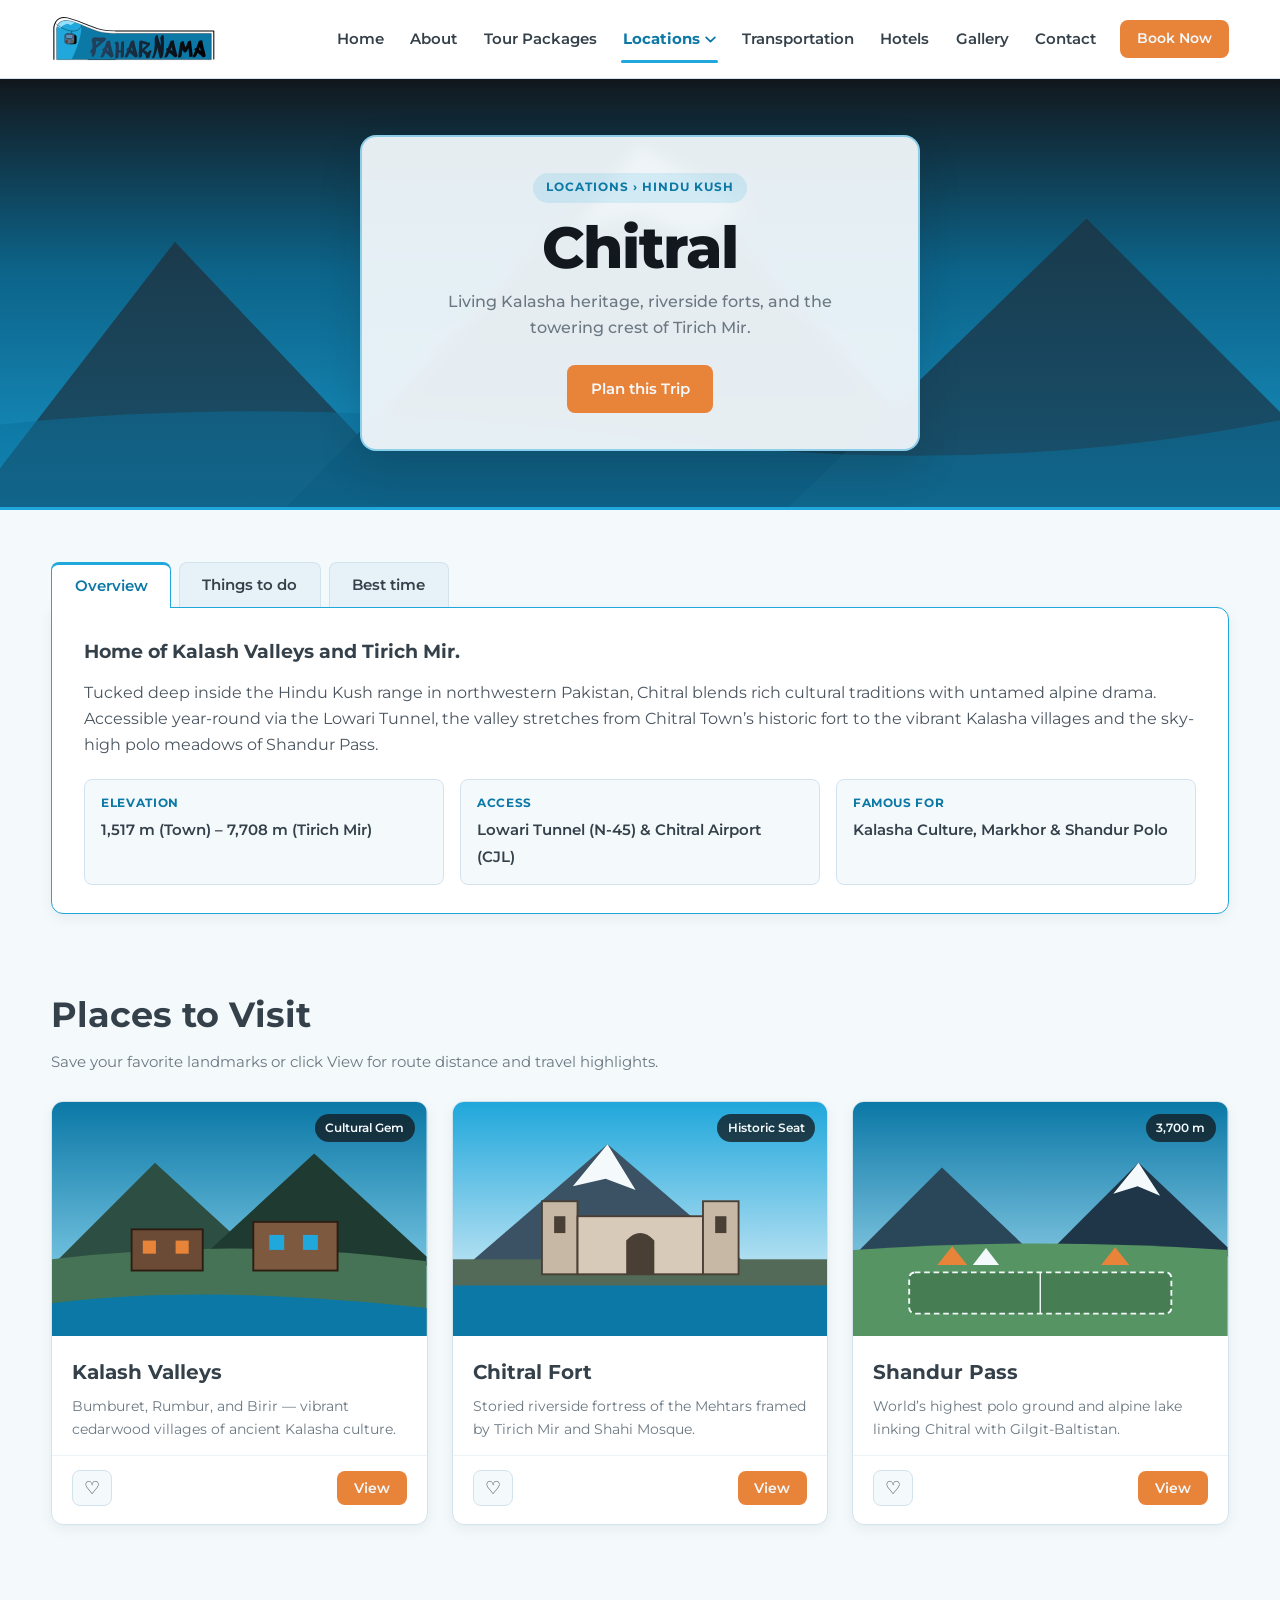
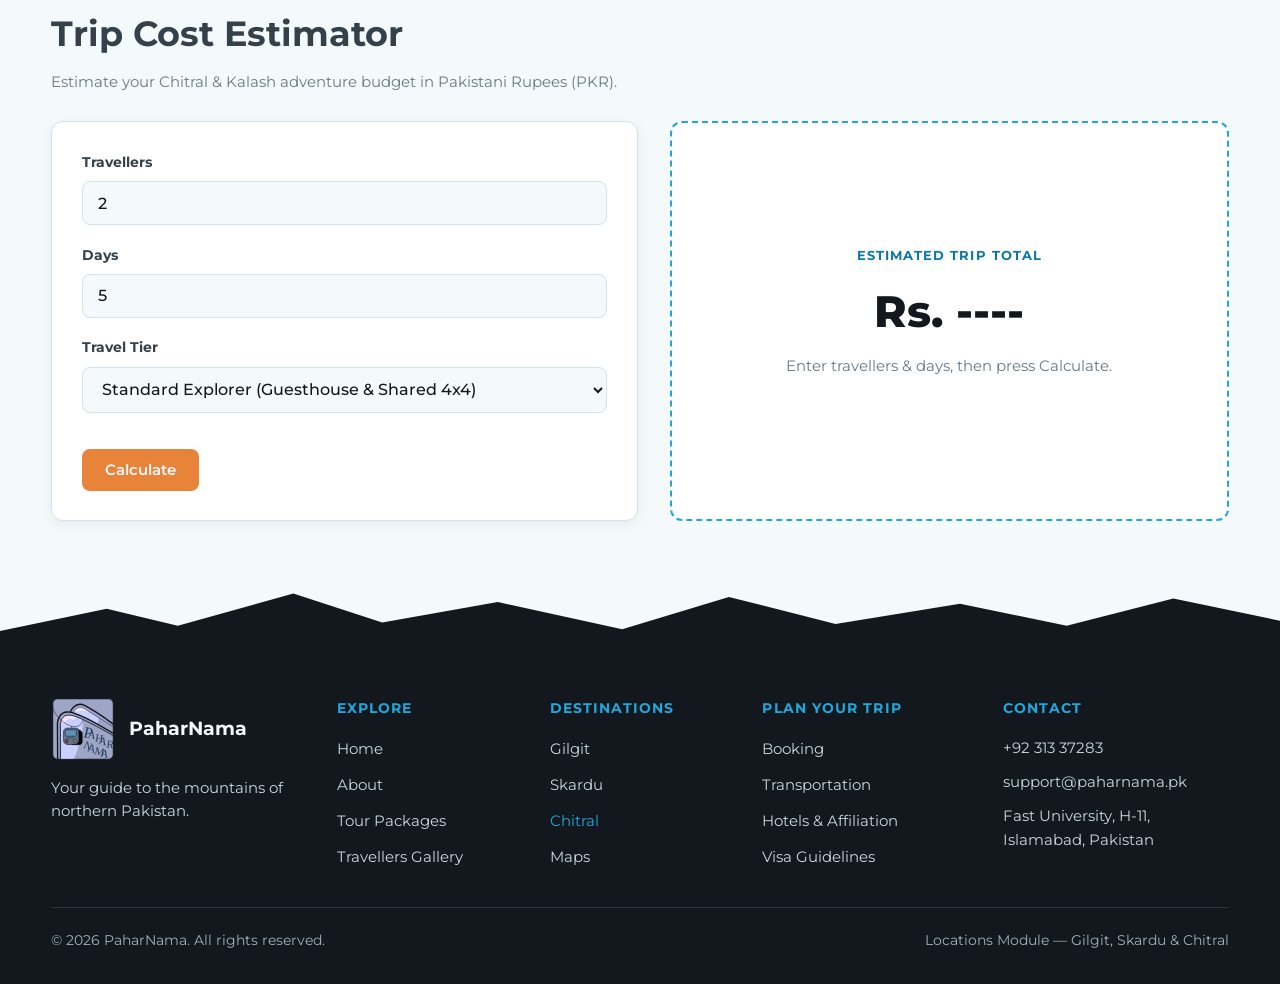
<file: pages/chitral.html>
<!DOCTYPE html>
<html lang="en">
<head>
  <meta charset="UTF-8" />
  <meta name="viewport" content="width=device-width, initial-scale=1.0" />
  <title>Chitral — PaharNama | Northern Pakistan Travel Guide</title>
  <link rel="preconnect" href="https://fonts.googleapis.com" />
  <link rel="preconnect" href="https://fonts.gstatic.com" crossorigin />
  <link href="https://fonts.googleapis.com/css2?family=Montserrat:wght@400;500;600;700;800&display=swap" rel="stylesheet" />
  <link rel="stylesheet" href="../css/locations.css" />
</head>
<body data-location="chitral">

  <!-- Sticky Header -->
  <header class="site-header">
    <div class="container header-inner">
      <a href="../index.html" class="brand-link" aria-label="PaharNama Home">
        <img src="../images/long_logo_SVG.svg" alt="PaharNama Logo" class="brand-logo" />
      </a>

      <button
        type="button"
        id="mobile-menu-btn"
        class="mobile-menu-btn"
        aria-label="Toggle navigation menu"
        aria-expanded="false"
        aria-controls="main-nav"
      >
        &#9776;
      </button>

      <nav id="main-nav" class="main-nav" aria-label="Primary Navigation">
        <ul class="nav-list">
          <li><a href="../index.html" class="nav-link">Home</a></li>
          <li><a href="about.html" class="nav-link">About</a></li>
          <li><a href="tour-packages.html" class="nav-link">Tour Packages</a></li>
          <li id="locations-dropdown" class="nav-dropdown">
            <a
              href="#"
              id="locations-dropdown-toggle"
              class="nav-link active"
              aria-haspopup="true"
              aria-expanded="false"
            >
              Locations
              <svg class="dropdown-caret" viewBox="0 0 12 8" fill="none" aria-hidden="true">
                <path d="M1 1.5L6 6.5L11 1.5" stroke="currentColor" stroke-width="2" stroke-linecap="round" stroke-linejoin="round" />
              </svg>
            </a>
            <ul class="dropdown-menu" aria-label="Destinations submenu">
              <li><a href="gilgit.html" class="dropdown-link">Gilgit</a></li>
              <li><a href="skardu.html" class="dropdown-link">Skardu</a></li>
              <li><a href="chitral.html" class="dropdown-link active">Chitral</a></li>
              <li><a href="maps.html" class="dropdown-link">Maps</a></li>
            </ul>
          </li>
          <li><a href="transportation.html" class="nav-link">Transportation</a></li>
          <li><a href="hotels.html" class="nav-link">Hotels</a></li>
          <li><a href="gallery.html" class="nav-link">Gallery</a></li>
          <li><a href="contact.html" class="nav-link">Contact</a></li>
        </ul>
        <a href="booking.html?destination=chitral" class="btn btn-sm header-cta">Book Now</a>
      </nav>
    </div>
  </header>

  <main>
    <!-- Hero Banner -->
    <section class="location-hero" aria-labelledby="hero-title">
      <svg class="hero-bg-svg" viewBox="0 0 1440 460" preserveAspectRatio="xMidYMid slice" xmlns="http://www.w3.org/2000/svg" aria-hidden="true">
        <defs>
          <linearGradient id="chitralHeroSky" x1="0" y1="0" x2="0" y2="1">
            <stop offset="0%" stop-color="#12181d" />
            <stop offset="45%" stop-color="#0b78a6" />
            <stop offset="100%" stop-color="#20a7db" />
          </linearGradient>
        </defs>
        <rect width="1440" height="460" fill="url(#chitralHeroSky)" />
        <polygon points="0,460 220,175 490,460" fill="#233745" />
        <polygon points="340,460 720,70 1100,460" fill="#172836" />
        <polygon points="720,70 645,165 718,145 782,174 835,140" fill="#f4f9fc" />
        <polygon points="880,460 1200,150 1440,390 1440,460" fill="#20394a" />
        <path d="M0 375 Q340 335 720 385 T1440 360 L1440 460 L0 460 Z" fill="#0b78a6" opacity="0.52" />
      </svg>
      <div class="hero-scrim" aria-hidden="true"></div>

      <div class="hero-card">
        <span class="hero-breadcrumb">Locations &rsaquo; Hindu Kush</span>
        <h1 id="hero-title" class="hero-title">Chitral</h1>
        <p class="hero-subtitle">Living Kalasha heritage, riverside forts, and the towering crest of Tirich Mir.</p>
        <a href="#cost-estimator" class="btn">Plan this Trip</a>
      </div>
    </section>

    <!-- Tabbed Information Section -->
    <section class="info-tabs-section" aria-label="Chitral travel information">
      <div class="container">
        <div class="tabs-bar" role="tablist" aria-label="Destination guide tabs">
          <button type="button" class="tab-btn active" role="tab" aria-selected="true" aria-controls="panel-overview" data-tab="panel-overview">
            Overview
          </button>
          <button type="button" class="tab-btn" role="tab" aria-selected="false" aria-controls="panel-things" data-tab="panel-things">
            Things to do
          </button>
          <button type="button" class="tab-btn" role="tab" aria-selected="false" aria-controls="panel-best-time" data-tab="panel-best-time">
            Best time
          </button>
        </div>

        <div class="tab-panels-box">
          <div id="panel-overview" class="tab-panel active" role="tabpanel">
            <p class="tab-lead">Home of Kalash Valleys and Tirich Mir.</p>
            <p class="tab-copy">
              Tucked deep inside the Hindu Kush range in northwestern Pakistan, Chitral blends rich cultural traditions with untamed alpine drama. Accessible year-round via the Lowari Tunnel, the valley stretches from Chitral Town&rsquo;s historic fort to the vibrant Kalasha villages and the sky-high polo meadows of Shandur Pass.
            </p>
            <div class="quick-facts-grid">
              <div class="fact-pill">
                <span class="fact-label">Elevation</span>
                <span class="fact-value">1,517 m (Town) &ndash; 7,708 m (Tirich Mir)</span>
              </div>
              <div class="fact-pill">
                <span class="fact-label">Access</span>
                <span class="fact-value">Lowari Tunnel (N-45) &amp; Chitral Airport (CJL)</span>
              </div>
              <div class="fact-pill">
                <span class="fact-label">Famous For</span>
                <span class="fact-value">Kalasha Culture, Markhor &amp; Shandur Polo</span>
              </div>
            </div>
          </div>

          <div id="panel-things" class="tab-panel" role="tabpanel">
            <p class="tab-lead">Unforgettable experiences around Chitral</p>
            <ul class="activity-list">
              <li class="activity-item">
                <span class="activity-bullet">&#9670;</span>
                <span>Visit Bumburet, Rumbur, and Birir in the <strong>Kalash Valleys</strong>.</span>
              </li>
              <li class="activity-item">
                <span class="activity-bullet">&#9670;</span>
                <span>Explore the riverside ramparts of <strong>Chitral Fort</strong> and Shahi Mosque.</span>
              </li>
              <li class="activity-item">
                <span class="activity-bullet">&#9670;</span>
                <span>Drive up to <strong>Shandur Pass</strong>, the world&rsquo;s highest polo ground.</span>
              </li>
              <li class="activity-item">
                <span class="activity-bullet">&#9670;</span>
                <span>Spot rare Kashmir markhor in <strong>Chitral Gol National Park</strong>.</span>
              </li>
              <li class="activity-item">
                <span class="activity-bullet">&#9670;</span>
                <span>Relax in natural geothermal pools at <strong>Garam Chashma</strong> hot springs.</span>
              </li>
              <li class="activity-item">
                <span class="activity-bullet">&#9670;</span>
                <span>Shop for handwoven Chitrali wool caps (<em>pakol</em>) and shawls in Shahi Bazaar.</span>
              </li>
            </ul>
          </div>

          <div id="panel-best-time" class="tab-panel" role="tabpanel">
            <p class="tab-lead">Seasonal guide for visiting Chitral</p>
            <div class="season-grid">
              <div class="season-card">
                <h4>Spring &amp; Joshi (April – May)</h4>
                <p>Warm sunny days, blooming fruit orchards, and the joyful Kalash Joshi spring festival in mid-May.</p>
              </div>
              <div class="season-card">
                <h4>Summer Peak (June – September)</h4>
                <p>Ideal for Shandur Pass, Qaqlasht meadows, and Uchal harvest celebrations in August.</p>
              </div>
              <div class="season-card">
                <h4>Autumn &amp; Winter (Oct – Dec)</h4>
                <p>Crisp golden valleys in October; snow blankets the peaks in December during the Chaumos winter festival.</p>
              </div>
            </div>
          </div>
        </div>
      </div>
    </section>

    <!-- Places to Visit -->
    <section class="places-section" aria-labelledby="places-heading">
      <div class="container">
        <h2 id="places-heading" class="section-heading">Places to Visit</h2>
        <p class="section-caption">Save your favorite landmarks or click View for route distance and travel highlights.</p>

        <div class="places-grid">
          <!-- Card 1: Kalash Valleys -->
          <article class="place-card">
            <div class="place-media">
              <svg viewBox="0 0 400 250" xmlns="http://www.w3.org/2000/svg" role="img" aria-label="Scenic illustration of Kalash Valleys cedar houses and terraced hills">
                <defs>
                  <linearGradient id="kalashSky" x1="0" y1="0" x2="0" y2="1">
                    <stop offset="0%" stop-color="#0b78a6" />
                    <stop offset="100%" stop-color="#9ee0f6" />
                  </linearGradient>
                </defs>
                <rect width="400" height="250" fill="url(#kalashSky)" />
                <polygon points="0,175 110,65 230,175" fill="#2d4f43" />
                <polygon points="150,175 280,55 400,165 400,175" fill="#1f3b31" />
                <path d="M0 168 Q200 144 400 170 L400 250 L0 250 Z" fill="#467355" />
                <!-- Traditional cedarwood valley homes -->
                <rect x="85" y="136" width="76" height="44" fill="#6b4b35" stroke="#2c1d13" stroke-width="2" />
                <rect x="97" y="148" width="14" height="14" fill="#e8833a" />
                <rect x="132" y="148" width="14" height="14" fill="#e8833a" />
                <rect x="215" y="128" width="90" height="52" fill="#7d5940" stroke="#2c1d13" stroke-width="2" />
                <rect x="232" y="142" width="16" height="16" fill="#20a7db" />
                <rect x="268" y="142" width="16" height="16" fill="#20a7db" />
                <path d="M0 215 Q160 194 400 220 L400 250 L0 250 Z" fill="#0b78a6" />
              </svg>
              <span class="place-badge">Cultural Gem</span>
            </div>
            <div class="place-body">
              <h3 class="place-title">Kalash Valleys</h3>
              <p class="place-caption">Bumburet, Rumbur, and Birir — vibrant cedarwood villages of ancient Kalasha culture.</p>
            </div>
            <div class="place-actions">
              <button type="button" class="fav-btn" data-place="kalash-valleys" aria-label="Favorite Kalash Valleys" aria-pressed="false">&#9825;</button>
              <button type="button" class="btn btn-sm view-place-btn" data-place="kalash-valleys">View</button>
            </div>
          </article>

          <!-- Card 2: Chitral Fort -->
          <article class="place-card">
            <div class="place-media">
              <svg viewBox="0 0 400 250" xmlns="http://www.w3.org/2000/svg" role="img" aria-label="Scenic illustration of Chitral Fort beside Chitral River">
                <defs>
                  <linearGradient id="fortSky" x1="0" y1="0" x2="0" y2="1">
                    <stop offset="0%" stop-color="#20a7db" />
                    <stop offset="100%" stop-color="#f4f9fc" />
                  </linearGradient>
                </defs>
                <rect width="400" height="250" fill="url(#fortSky)" />
                <polygon points="20,170 165,45 310,170" fill="#3a5263" />
                <polygon points="165,45 128,90 163,82 195,94" fill="#f4f9fc" />
                <rect x="0" y="168" width="400" height="34" fill="#526a57" />
                <!-- Fort Towers & Wall -->
                <rect x="95" y="106" width="38" height="78" fill="#c7b8a5" stroke="#4a3f35" stroke-width="2" />
                <rect x="133" y="122" width="134" height="62" fill="#d8cab8" stroke="#4a3f35" stroke-width="2" />
                <rect x="267" y="106" width="38" height="78" fill="#c7b8a5" stroke="#4a3f35" stroke-width="2" />
                <path d="M185 184 L185 148 Q200 132 215 148 L215 184 Z" fill="#4a3f35" />
                <rect x="108" y="122" width="12" height="18" fill="#4a3f35" />
                <rect x="280" y="122" width="12" height="18" fill="#4a3f35" />
                <rect x="0" y="196" width="400" height="54" fill="#0b78a6" />
              </svg>
              <span class="place-badge">Historic Seat</span>
            </div>
            <div class="place-body">
              <h3 class="place-title">Chitral Fort</h3>
              <p class="place-caption">Storied riverside fortress of the Mehtars framed by Tirich Mir and Shahi Mosque.</p>
            </div>
            <div class="place-actions">
              <button type="button" class="fav-btn" data-place="chitral-fort" aria-label="Favorite Chitral Fort" aria-pressed="false">&#9825;</button>
              <button type="button" class="btn btn-sm view-place-btn" data-place="chitral-fort">View</button>
            </div>
          </article>

          <!-- Card 3: Shandur Pass -->
          <article class="place-card">
            <div class="place-media">
              <svg viewBox="0 0 400 250" xmlns="http://www.w3.org/2000/svg" role="img" aria-label="Scenic illustration of Shandur Pass high-altitude polo plateau">
                <defs>
                  <linearGradient id="shandurSky" x1="0" y1="0" x2="0" y2="1">
                    <stop offset="0%" stop-color="#0b78a6" />
                    <stop offset="100%" stop-color="#b5e7fa" />
                  </linearGradient>
                </defs>
                <rect width="400" height="250" fill="url(#shandurSky)" />
                <polygon points="0,165 95,70 195,165" fill="#2a4659" />
                <polygon points="205,165 305,65 400,155 400,165" fill="#1e3647" />
                <polygon points="305,65 278,98 304,90 328,100" fill="#f4f9fc" />
                <path d="M0 158 Q200 144 400 158 L400 250 L0 250 Z" fill="#569463" />
                <!-- Polo ground markings & tents -->
                <rect x="60" y="182" width="280" height="44" rx="6" fill="#467d52" stroke="#f4f9fc" stroke-width="2" stroke-dasharray="6 4" />
                <line x1="200" y1="182" x2="200" y2="226" stroke="#f4f9fc" stroke-width="1.5" />
                <polygon points="90,174 106,154 122,174" fill="#e8833a" />
                <polygon points="128,174 142,156 156,174" fill="#f4f9fc" />
                <polygon points="265,174 280,155 295,174" fill="#e8833a" />
              </svg>
              <span class="place-badge">3,700 m</span>
            </div>
            <div class="place-body">
              <h3 class="place-title">Shandur Pass</h3>
              <p class="place-caption">World&rsquo;s highest polo ground and alpine lake linking Chitral with Gilgit-Baltistan.</p>
            </div>
            <div class="place-actions">
              <button type="button" class="fav-btn" data-place="shandur-pass" aria-label="Favorite Shandur Pass" aria-pressed="false">&#9825;</button>
              <button type="button" class="btn btn-sm view-place-btn" data-place="shandur-pass">View</button>
            </div>
          </article>
        </div>
      </div>
    </section>

    <!-- Trip Cost Estimator -->
    <section id="cost-estimator" class="estimator-section" aria-labelledby="estimator-heading">
      <div class="container">
        <h2 id="estimator-heading" class="section-heading">Trip Cost Estimator</h2>
        <p class="section-caption">Estimate your Chitral &amp; Kalash adventure budget in Pakistani Rupees (PKR).</p>

        <div class="estimator-grid">
          <form id="cost-estimator-form" class="estimator-form-card" novalidate>
            <div class="form-group">
              <label for="travellers-input" class="form-label">Travellers</label>
              <input id="travellers-input" type="number" class="form-control" min="1" max="30" value="2" required />
            </div>

            <div class="form-group">
              <label for="days-input" class="form-label">Days</label>
              <input id="days-input" type="number" class="form-control" min="1" max="30" value="5" required />
            </div>

            <div class="form-group">
              <label for="tier-select" class="form-label">Travel Tier</label>
              <select id="tier-select" class="form-control">
                <option value="standard" selected>Standard Explorer (Guesthouse &amp; Shared 4x4)</option>
                <option value="comfort">Comfort (3-Star Hotel &amp; Private Car)</option>
                <option value="deluxe">Deluxe (Resort Stay &amp; Private SUV)</option>
              </select>
            </div>

            <p id="estimator-error" class="form-error" role="alert"></p>

            <button type="submit" class="btn">Calculate</button>
          </form>

          <div class="estimator-result-box" aria-live="polite">
            <span class="estimate-kicker">Estimated Trip Total</span>
            <div id="estimate-amount" class="estimate-amount">Rs. ----</div>
            <p id="estimate-sub" class="estimate-sub">Enter travellers &amp; days, then press Calculate.</p>
            <div id="estimate-breakdown" class="estimate-breakdown hidden"></div>
            <a id="estimate-book-link" href="booking.html?destination=chitral" class="btn btn-sm hidden">Proceed to Booking</a>
          </div>
        </div>
      </div>
    </section>
  </main>

  <!-- Place Detail Modal -->
  <div id="place-modal-backdrop" class="place-modal-backdrop hidden" role="dialog" aria-modal="true" aria-labelledby="modal-place-title">
    <div class="place-modal">
      <div class="modal-header">
        <h3 id="modal-place-title">Place Details</h3>
        <button type="button" id="modal-close-btn" class="modal-close" aria-label="Close modal">&times;</button>
      </div>
      <div class="modal-body">
        <div id="modal-place-meta" class="modal-meta"></div>
        <p id="modal-place-desc" class="modal-description"></p>
        <ul id="modal-place-highlights" class="modal-highlights"></ul>
        <div class="modal-footer">
          <button type="button" id="modal-close-footer-btn" class="btn btn-sm" style="background-color: #35414a;">Close</button>
          <a href="booking.html?destination=chitral" class="btn btn-sm">Plan Visit</a>
        </div>
      </div>
    </div>
  </div>

  <!-- Mountain Silhouette Wave & Footer (Matches PaharNama_FooterSVG.svg) -->
  <div class="footer-wave-wrap" aria-hidden="true">
    <svg class="footer-wave-svg" viewBox="0 0 1440 80" preserveAspectRatio="none" xmlns="http://www.w3.org/2000/svg">
      <path d="M0,80 L0,54 L120,28 L200,48 L330,10 L430,44 L560,20 L700,52 L820,14 L940,46 L1080,22 L1200,48 L1320,16 L1440,42 L1440,80 Z" fill="#12181d" />
    </svg>
  </div>

  <footer class="site-footer">
    <div class="container">
      <div class="footer-grid">
        <div class="footer-brand">
          <div class="footer-brand-top">
            <img src="../images/high_contrast_logo_SVG.svg" alt="PaharNama Emblem" class="footer-logo" />
            <span class="footer-brand-name">PaharNama</span>
          </div>
          <p class="footer-tagline">Your guide to the mountains of northern Pakistan.</p>
        </div>

        <div class="footer-col">
          <h4>Explore</h4>
          <ul class="footer-links">
            <li><a href="../index.html">Home</a></li>
            <li><a href="about.html">About</a></li>
            <li><a href="tour-packages.html">Tour Packages</a></li>
            <li><a href="gallery.html">Travellers Gallery</a></li>
          </ul>
        </div>

        <div class="footer-col">
          <h4>Destinations</h4>
          <ul class="footer-links">
            <li><a href="gilgit.html">Gilgit</a></li>
            <li><a href="skardu.html">Skardu</a></li>
            <li><a href="chitral.html" class="active">Chitral</a></li>
            <li><a href="maps.html">Maps</a></li>
          </ul>
        </div>

        <div class="footer-col">
          <h4>Plan Your Trip</h4>
          <ul class="footer-links">
            <li><a href="booking.html">Booking</a></li>
            <li><a href="transportation.html">Transportation</a></li>
            <li><a href="hotels.html">Hotels &amp; Affiliation</a></li>
            <li><a href="visa-guidelines.html">Visa Guidelines</a></li>
          </ul>
        </div>

        <div class="footer-col">
          <h4>Contact</h4>
          <ul class="footer-links">
            <li class="footer-contact-item">+92 313 37283</li>
            <li class="footer-contact-item"><a href="mailto:support@paharnama.pk">support@paharnama.pk</a></li>
            <li class="footer-contact-item">Fast University, H-11,<br />Islamabad, Pakistan</li>
          </ul>
        </div>
      </div>

      <div class="footer-bottom">
        <span>&copy; 2026 PaharNama. All rights reserved.</span>
        <span>Locations Module &mdash; Gilgit, Skardu &amp; Chitral</span>
      </div>
    </div>
  </footer>

  <script src="../js/locations.js"></script>
</body>
</html>
</file>
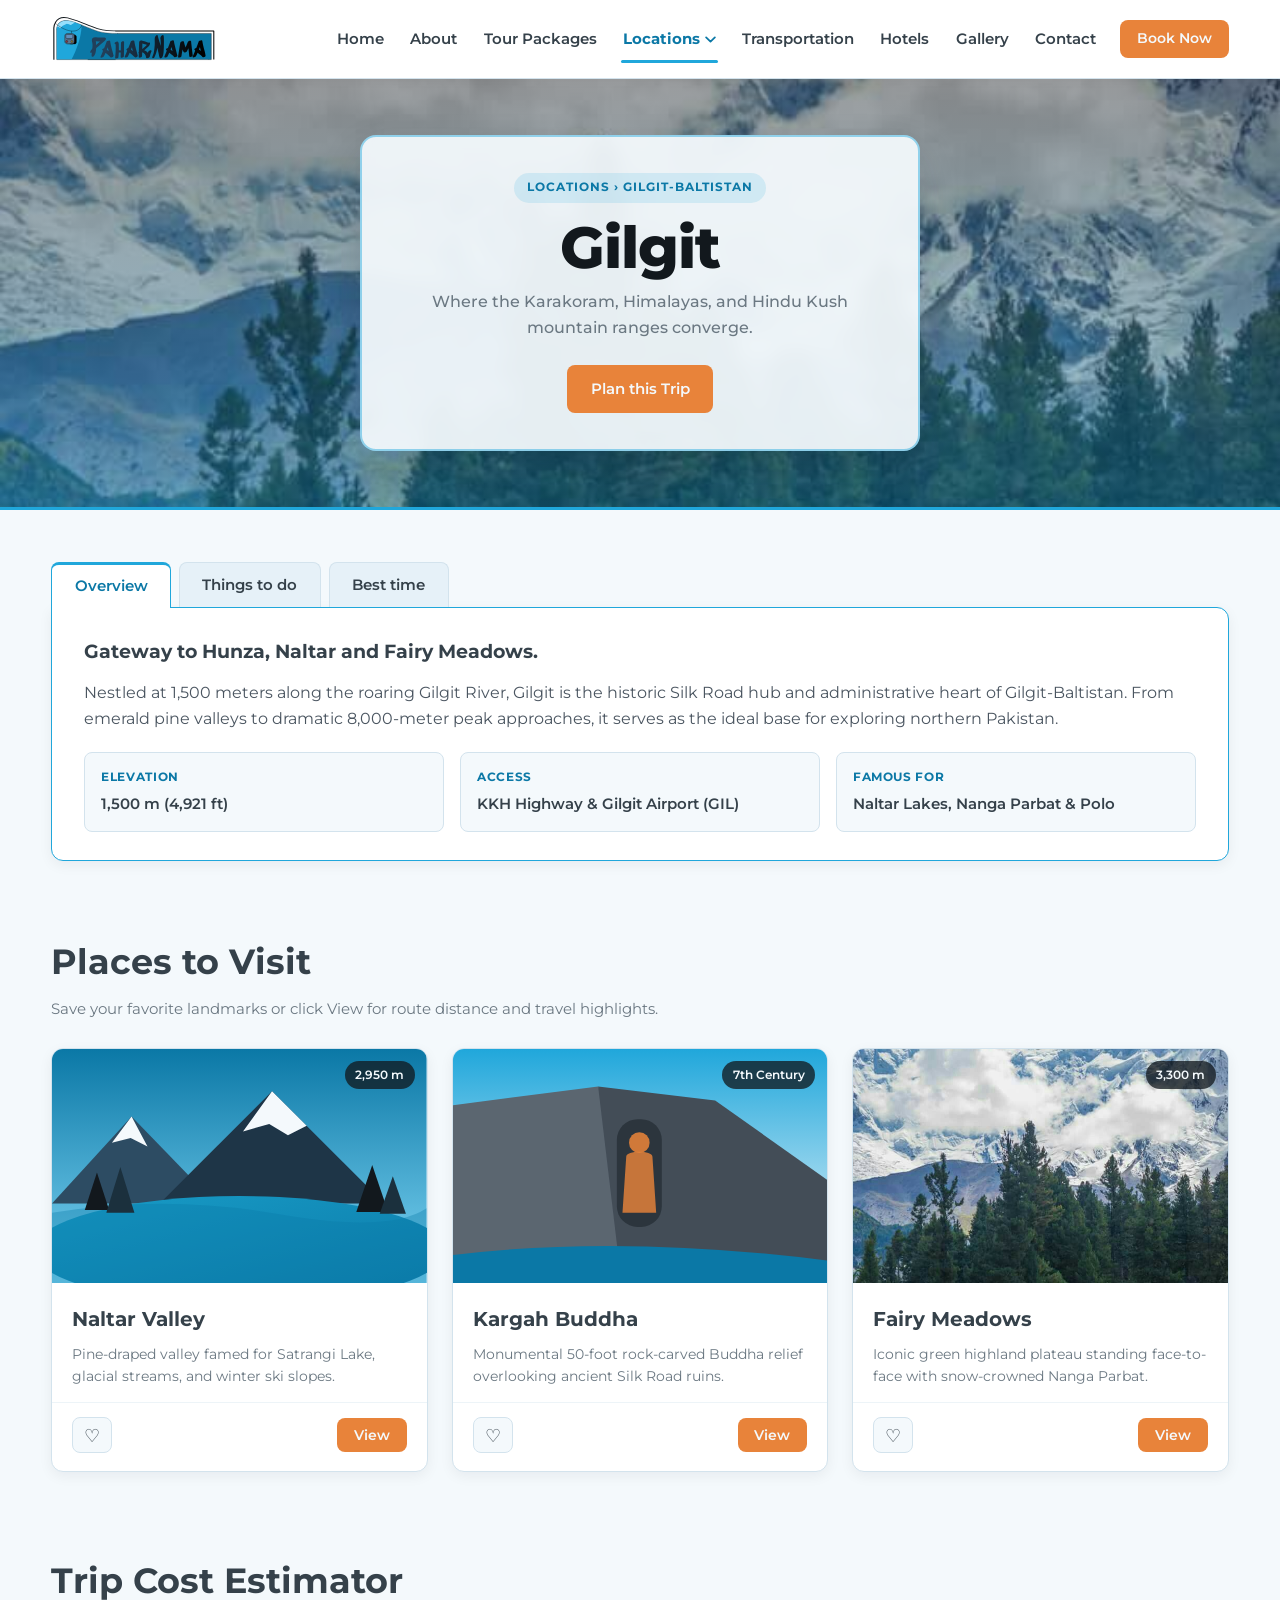
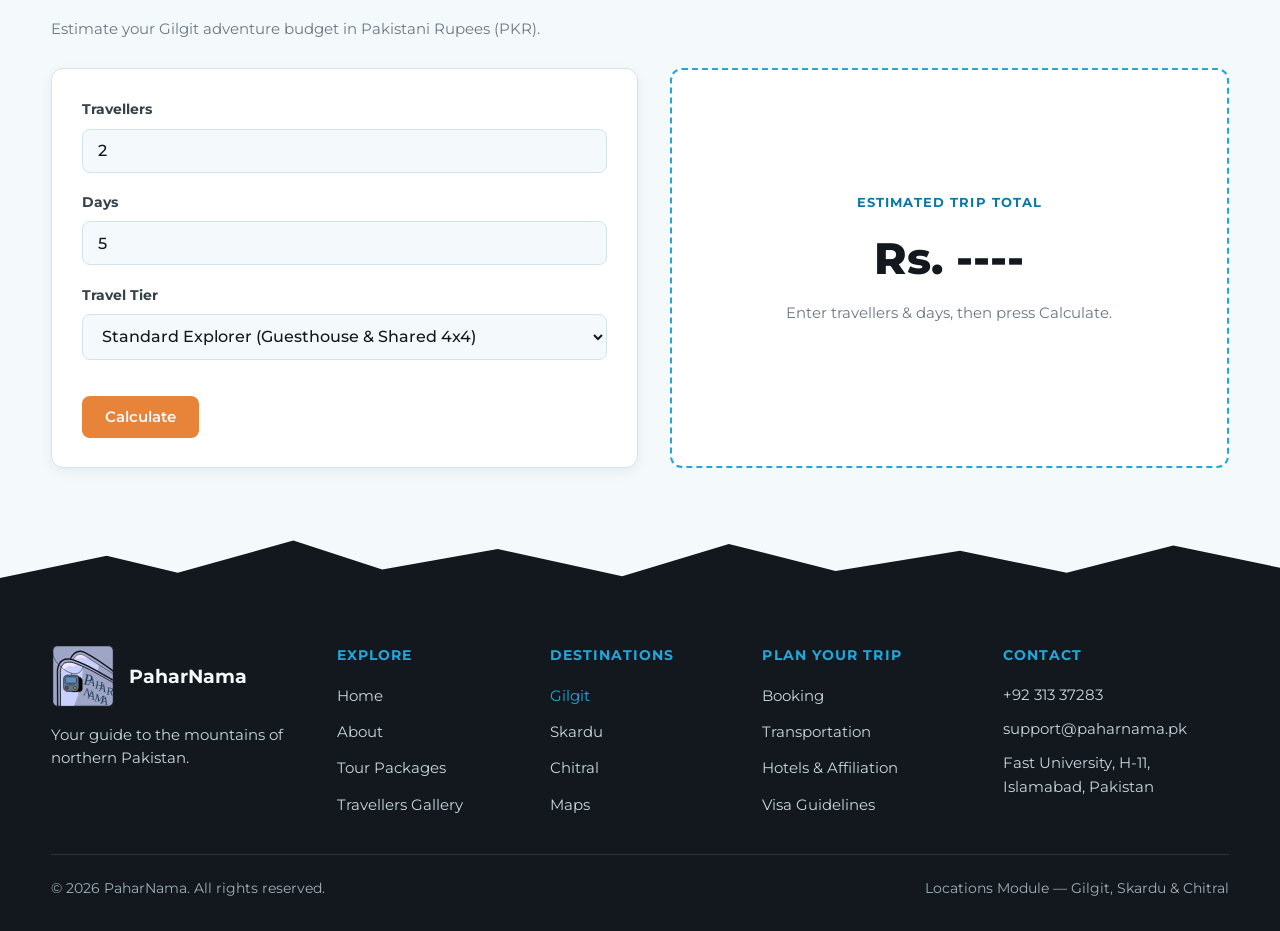
<file: pages/gilgit.html>
<!DOCTYPE html>
<html lang="en">
<head>
  <meta charset="UTF-8" />
  <meta name="viewport" content="width=device-width, initial-scale=1.0" />
  <title>Gilgit — PaharNama | Northern Pakistan Travel Guide</title>
  <link rel="preconnect" href="https://fonts.googleapis.com" />
  <link rel="preconnect" href="https://fonts.gstatic.com" crossorigin />
  <link href="https://fonts.googleapis.com/css2?family=Montserrat:wght@400;500;600;700;800&display=swap" rel="stylesheet" />
  <link rel="stylesheet" href="../css/locations.css" />
</head>
<body data-location="gilgit">

  <!-- Sticky Header -->
  <header class="site-header">
    <div class="container header-inner">
      <a href="../index.html" class="brand-link" aria-label="PaharNama Home">
        <img src="../images/long_logo_SVG.svg" alt="PaharNama Logo" class="brand-logo" />
      </a>

      <button
        type="button"
        id="mobile-menu-btn"
        class="mobile-menu-btn"
        aria-label="Toggle navigation menu"
        aria-expanded="false"
        aria-controls="main-nav"
      >
        &#9776;
      </button>

      <nav id="main-nav" class="main-nav" aria-label="Primary Navigation">
        <ul class="nav-list">
          <li><a href="../index.html" class="nav-link">Home</a></li>
          <li><a href="about.html" class="nav-link">About</a></li>
          <li><a href="tour-packages.html" class="nav-link">Tour Packages</a></li>
          <li id="locations-dropdown" class="nav-dropdown">
            <a
              href="#"
              id="locations-dropdown-toggle"
              class="nav-link active"
              aria-haspopup="true"
              aria-expanded="false"
            >
              Locations
              <svg class="dropdown-caret" viewBox="0 0 12 8" fill="none" aria-hidden="true">
                <path d="M1 1.5L6 6.5L11 1.5" stroke="currentColor" stroke-width="2" stroke-linecap="round" stroke-linejoin="round" />
              </svg>
            </a>
            <ul class="dropdown-menu" aria-label="Destinations submenu">
              <li><a href="gilgit.html" class="dropdown-link active">Gilgit</a></li>
              <li><a href="skardu.html" class="dropdown-link">Skardu</a></li>
              <li><a href="chitral.html" class="dropdown-link">Chitral</a></li>
              <li><a href="maps.html" class="dropdown-link">Maps</a></li>
            </ul>
          </li>
          <li><a href="transportation.html" class="nav-link">Transportation</a></li>
          <li><a href="hotels.html" class="nav-link">Hotels</a></li>
          <li><a href="gallery.html" class="nav-link">Gallery</a></li>
          <li><a href="contact.html" class="nav-link">Contact</a></li>
        </ul>
        <a href="booking.html?destination=gilgit" class="btn btn-sm header-cta">Book Now</a>
      </nav>
    </div>
  </header>

  <main>
    <!-- Hero Banner -->
    <section class="location-hero" aria-labelledby="hero-title">
      <img
        src="../images/fairymeadows_home_taha.jpg"
        alt="Alpine peaks and meadows around Gilgit and Fairy Meadows"
        class="hero-bg-photo"
      />
      <div class="hero-scrim" aria-hidden="true"></div>

      <div class="hero-card">
        <span class="hero-breadcrumb">Locations &rsaquo; Gilgit-Baltistan</span>
        <h1 id="hero-title" class="hero-title">Gilgit</h1>
        <p class="hero-subtitle">Where the Karakoram, Himalayas, and Hindu Kush mountain ranges converge.</p>
        <a href="#cost-estimator" class="btn">Plan this Trip</a>
      </div>
    </section>

    <!-- Tabbed Information Section -->
    <section class="info-tabs-section" aria-label="Gilgit travel information">
      <div class="container">
        <div class="tabs-bar" role="tablist" aria-label="Destination guide tabs">
          <button type="button" class="tab-btn active" role="tab" aria-selected="true" aria-controls="panel-overview" data-tab="panel-overview">
            Overview
          </button>
          <button type="button" class="tab-btn" role="tab" aria-selected="false" aria-controls="panel-things" data-tab="panel-things">
            Things to do
          </button>
          <button type="button" class="tab-btn" role="tab" aria-selected="false" aria-controls="panel-best-time" data-tab="panel-best-time">
            Best time
          </button>
        </div>

        <div class="tab-panels-box">
          <div id="panel-overview" class="tab-panel active" role="tabpanel">
            <p class="tab-lead">Gateway to Hunza, Naltar and Fairy Meadows.</p>
            <p class="tab-copy">
              Nestled at 1,500 meters along the roaring Gilgit River, Gilgit is the historic Silk Road hub and administrative heart of Gilgit-Baltistan. From emerald pine valleys to dramatic 8,000-meter peak approaches, it serves as the ideal base for exploring northern Pakistan.
            </p>
            <div class="quick-facts-grid">
              <div class="fact-pill">
                <span class="fact-label">Elevation</span>
                <span class="fact-value">1,500 m (4,921 ft)</span>
              </div>
              <div class="fact-pill">
                <span class="fact-label">Access</span>
                <span class="fact-value">KKH Highway &amp; Gilgit Airport (GIL)</span>
              </div>
              <div class="fact-pill">
                <span class="fact-label">Famous For</span>
                <span class="fact-value">Naltar Lakes, Nanga Parbat &amp; Polo</span>
              </div>
            </div>
          </div>

          <div id="panel-things" class="tab-panel" role="tabpanel">
            <p class="tab-lead">Unforgettable experiences around Gilgit</p>
            <ul class="activity-list">
              <li class="activity-item">
                <span class="activity-bullet">&#9670;</span>
                <span>Take a 4x4 jeep safari up to <strong>Naltar Valley</strong> to see Satrangi and Blue Lakes.</span>
              </li>
              <li class="activity-item">
                <span class="activity-bullet">&#9670;</span>
                <span>Trek through pine forests to <strong>Fairy Meadows</strong> facing Nanga Parbat.</span>
              </li>
              <li class="activity-item">
                <span class="activity-bullet">&#9670;</span>
                <span>Visit the 7th-century <strong>Kargah Buddha</strong> rock relief and monastery ruins.</span>
              </li>
              <li class="activity-item">
                <span class="activity-bullet">&#9670;</span>
                <span>Catch a traditional freestyle polo match at <strong>Shahi Polo Ground</strong>.</span>
              </li>
              <li class="activity-item">
                <span class="activity-bullet">&#9670;</span>
                <span>Stand at the <strong>Three Mountain Ranges Junction</strong> near Jaglot.</span>
              </li>
              <li class="activity-item">
                <span class="activity-bullet">&#9670;</span>
                <span>Browse dried apricots, gemstones, and handicrafts in <strong>Raja Bazaar</strong>.</span>
              </li>
            </ul>
          </div>

          <div id="panel-best-time" class="tab-panel" role="tabpanel">
            <p class="tab-lead">Seasonal guide for visiting Gilgit</p>
            <div class="season-grid">
              <div class="season-card">
                <h4>Spring (March – April)</h4>
                <p>Apricot and cherry blossoms paint the valley white and pink with mild daytime temperatures (12°C – 20°C).</p>
              </div>
              <div class="season-card">
                <h4>Summer Peak (May – September)</h4>
                <p>All high passes, Naltar Lakes, and Fairy Meadows trails are fully open with crisp mountain mornings.</p>
              </div>
              <div class="season-card">
                <h4>Autumn (October – November)</h4>
                <p>Golden poplars and clear blue skies offer peak photography weather before winter snowfall arrives.</p>
              </div>
            </div>
          </div>
        </div>
      </div>
    </section>

    <!-- Places to Visit -->
    <section class="places-section" aria-labelledby="places-heading">
      <div class="container">
        <h2 id="places-heading" class="section-heading">Places to Visit</h2>
        <p class="section-caption">Save your favorite landmarks or click View for route distance and travel highlights.</p>

        <div class="places-grid">
          <!-- Card 1: Naltar Valley -->
          <article class="place-card">
            <div class="place-media">
              <svg viewBox="0 0 400 250" xmlns="http://www.w3.org/2000/svg" role="img" aria-label="Scenic illustration of Naltar Valley alpine lake and pine forest">
                <defs>
                  <linearGradient id="naltarSky" x1="0" y1="0" x2="0" y2="1">
                    <stop offset="0%" stop-color="#0b78a6" />
                    <stop offset="100%" stop-color="#7fd6f5" />
                  </linearGradient>
                  <linearGradient id="naltarLake" x1="0" y1="0" x2="1" y2="1">
                    <stop offset="0%" stop-color="#189cc7" />
                    <stop offset="100%" stop-color="#0b78a6" />
                  </linearGradient>
                </defs>
                <rect width="400" height="250" fill="url(#naltarSky)" />
                <polygon points="0,165 85,72 175,165" fill="#2d4c63" />
                <polygon points="115,165 235,45 355,165" fill="#1e3547" />
                <polygon points="235,45 204,88 232,80 252,92 272,82" fill="#f4f9fc" />
                <polygon points="85,72 64,100 84,95 102,104" fill="#f4f9fc" />
                <ellipse cx="200" cy="215" rx="220" ry="58" fill="url(#naltarLake)" />
                <path d="M0 175 Q120 155 240 176 T400 170 L400 250 L0 250 Z" fill="#0b78a6" opacity="0.35" />
                <polygon points="35,172 48,132 61,172" fill="#12181d" />
                <polygon points="58,175 73,126 88,175" fill="#1b303d" />
                <polygon points="325,174 342,124 359,174" fill="#12181d" />
                <polygon points="350,176 364,136 378,176" fill="#1b303d" />
              </svg>
              <span class="place-badge">2,950 m</span>
            </div>
            <div class="place-body">
              <h3 class="place-title">Naltar Valley</h3>
              <p class="place-caption">Pine-draped valley famed for Satrangi Lake, glacial streams, and winter ski slopes.</p>
            </div>
            <div class="place-actions">
              <button type="button" class="fav-btn" data-place="naltar-valley" aria-label="Favorite Naltar Valley" aria-pressed="false">&#9825;</button>
              <button type="button" class="btn btn-sm view-place-btn" data-place="naltar-valley">View</button>
            </div>
          </article>

          <!-- Card 2: Kargah Buddha -->
          <article class="place-card">
            <div class="place-media">
              <svg viewBox="0 0 400 250" xmlns="http://www.w3.org/2000/svg" role="img" aria-label="Scenic illustration of Kargah Buddha cliff carving near Gilgit">
                <defs>
                  <linearGradient id="kargahSky" x1="0" y1="0" x2="0" y2="1">
                    <stop offset="0%" stop-color="#20a7db" />
                    <stop offset="100%" stop-color="#f4f9fc" />
                  </linearGradient>
                </defs>
                <rect width="400" height="250" fill="url(#kargahSky)" />
                <polygon points="0,250 0,60 155,40 245,250" fill="#5b6670" />
                <polygon points="155,40 280,55 400,140 400,250 180,250" fill="#434d57" />
                <rect x="175" y="75" width="48" height="115" rx="22" fill="#2c353d" />
                <circle cx="199" cy="100" r="11" fill="#e8833a" opacity="0.88" />
                <path d="M185 115 C185 108 213 108 213 115 L217 175 L181 175 Z" fill="#e8833a" opacity="0.82" />
                <path d="M0 220 Q180 198 400 226 L400 250 L0 250 Z" fill="#0b78a6" />
              </svg>
              <span class="place-badge">7th Century</span>
            </div>
            <div class="place-body">
              <h3 class="place-title">Kargah Buddha</h3>
              <p class="place-caption">Monumental 50-foot rock-carved Buddha relief overlooking ancient Silk Road ruins.</p>
            </div>
            <div class="place-actions">
              <button type="button" class="fav-btn" data-place="kargah-buddha" aria-label="Favorite Kargah Buddha" aria-pressed="false">&#9825;</button>
              <button type="button" class="btn btn-sm view-place-btn" data-place="kargah-buddha">View</button>
            </div>
          </article>

          <!-- Card 3: Fairy Meadows -->
          <article class="place-card">
            <div class="place-media">
              <img src="../images/fairymeadows_home_taha.jpg" alt="Fairy Meadows facing Nanga Parbat" />
              <span class="place-badge">3,300 m</span>
            </div>
            <div class="place-body">
              <h3 class="place-title">Fairy Meadows</h3>
              <p class="place-caption">Iconic green highland plateau standing face-to-face with snow-crowned Nanga Parbat.</p>
            </div>
            <div class="place-actions">
              <button type="button" class="fav-btn" data-place="fairy-meadows" aria-label="Favorite Fairy Meadows" aria-pressed="false">&#9825;</button>
              <button type="button" class="btn btn-sm view-place-btn" data-place="fairy-meadows">View</button>
            </div>
          </article>
        </div>
      </div>
    </section>

    <!-- Trip Cost Estimator -->
    <section id="cost-estimator" class="estimator-section" aria-labelledby="estimator-heading">
      <div class="container">
        <h2 id="estimator-heading" class="section-heading">Trip Cost Estimator</h2>
        <p class="section-caption">Estimate your Gilgit adventure budget in Pakistani Rupees (PKR).</p>

        <div class="estimator-grid">
          <form id="cost-estimator-form" class="estimator-form-card" novalidate>
            <div class="form-group">
              <label for="travellers-input" class="form-label">Travellers</label>
              <input id="travellers-input" type="number" class="form-control" min="1" max="30" value="2" required />
            </div>

            <div class="form-group">
              <label for="days-input" class="form-label">Days</label>
              <input id="days-input" type="number" class="form-control" min="1" max="30" value="5" required />
            </div>

            <div class="form-group">
              <label for="tier-select" class="form-label">Travel Tier</label>
              <select id="tier-select" class="form-control">
                <option value="standard" selected>Standard Explorer (Guesthouse &amp; Shared 4x4)</option>
                <option value="comfort">Comfort (3-Star Hotel &amp; Private Car)</option>
                <option value="deluxe">Deluxe (Resort Stay &amp; Private SUV)</option>
              </select>
            </div>

            <p id="estimator-error" class="form-error" role="alert"></p>

            <button type="submit" class="btn">Calculate</button>
          </form>

          <div class="estimator-result-box" aria-live="polite">
            <span class="estimate-kicker">Estimated Trip Total</span>
            <div id="estimate-amount" class="estimate-amount">Rs. ----</div>
            <p id="estimate-sub" class="estimate-sub">Enter travellers &amp; days, then press Calculate.</p>
            <div id="estimate-breakdown" class="estimate-breakdown hidden"></div>
            <a id="estimate-book-link" href="booking.html?destination=gilgit" class="btn btn-sm hidden">Proceed to Booking</a>
          </div>
        </div>
      </div>
    </section>
  </main>

  <!-- Place Detail Modal -->
  <div id="place-modal-backdrop" class="place-modal-backdrop hidden" role="dialog" aria-modal="true" aria-labelledby="modal-place-title">
    <div class="place-modal">
      <div class="modal-header">
        <h3 id="modal-place-title">Place Details</h3>
        <button type="button" id="modal-close-btn" class="modal-close" aria-label="Close modal">&times;</button>
      </div>
      <div class="modal-body">
        <div id="modal-place-meta" class="modal-meta"></div>
        <p id="modal-place-desc" class="modal-description"></p>
        <ul id="modal-place-highlights" class="modal-highlights"></ul>
        <div class="modal-footer">
          <button type="button" id="modal-close-footer-btn" class="btn btn-sm" style="background-color: #35414a;">Close</button>
          <a href="booking.html?destination=gilgit" class="btn btn-sm">Plan Visit</a>
        </div>
      </div>
    </div>
  </div>

  <!-- Mountain Silhouette Wave & Footer (Matches PaharNama_FooterSVG.svg) -->
  <div class="footer-wave-wrap" aria-hidden="true">
    <svg class="footer-wave-svg" viewBox="0 0 1440 80" preserveAspectRatio="none" xmlns="http://www.w3.org/2000/svg">
      <path d="M0,80 L0,54 L120,28 L200,48 L330,10 L430,44 L560,20 L700,52 L820,14 L940,46 L1080,22 L1200,48 L1320,16 L1440,42 L1440,80 Z" fill="#12181d" />
    </svg>
  </div>

  <footer class="site-footer">
    <div class="container">
      <div class="footer-grid">
        <div class="footer-brand">
          <div class="footer-brand-top">
            <img src="../images/high_contrast_logo_SVG.svg" alt="PaharNama Emblem" class="footer-logo" />
            <span class="footer-brand-name">PaharNama</span>
          </div>
          <p class="footer-tagline">Your guide to the mountains of northern Pakistan.</p>
        </div>

        <div class="footer-col">
          <h4>Explore</h4>
          <ul class="footer-links">
            <li><a href="../index.html">Home</a></li>
            <li><a href="about.html">About</a></li>
            <li><a href="tour-packages.html">Tour Packages</a></li>
            <li><a href="gallery.html">Travellers Gallery</a></li>
          </ul>
        </div>

        <div class="footer-col">
          <h4>Destinations</h4>
          <ul class="footer-links">
            <li><a href="gilgit.html" class="active">Gilgit</a></li>
            <li><a href="skardu.html">Skardu</a></li>
            <li><a href="chitral.html">Chitral</a></li>
            <li><a href="maps.html">Maps</a></li>
          </ul>
        </div>

        <div class="footer-col">
          <h4>Plan Your Trip</h4>
          <ul class="footer-links">
            <li><a href="booking.html">Booking</a></li>
            <li><a href="transportation.html">Transportation</a></li>
            <li><a href="hotels.html">Hotels &amp; Affiliation</a></li>
            <li><a href="visa-guidelines.html">Visa Guidelines</a></li>
          </ul>
        </div>

        <div class="footer-col">
          <h4>Contact</h4>
          <ul class="footer-links">
            <li class="footer-contact-item">+92 313 37283</li>
            <li class="footer-contact-item"><a href="mailto:support@paharnama.pk">support@paharnama.pk</a></li>
            <li class="footer-contact-item">Fast University, H-11,<br />Islamabad, Pakistan</li>
          </ul>
        </div>
      </div>

      <div class="footer-bottom">
        <span>&copy; 2026 PaharNama. All rights reserved.</span>
        <span>Locations Module &mdash; Gilgit, Skardu &amp; Chitral</span>
      </div>
    </div>
  </footer>

  <script src="../js/locations.js"></script>
</body>
</html>
</file>
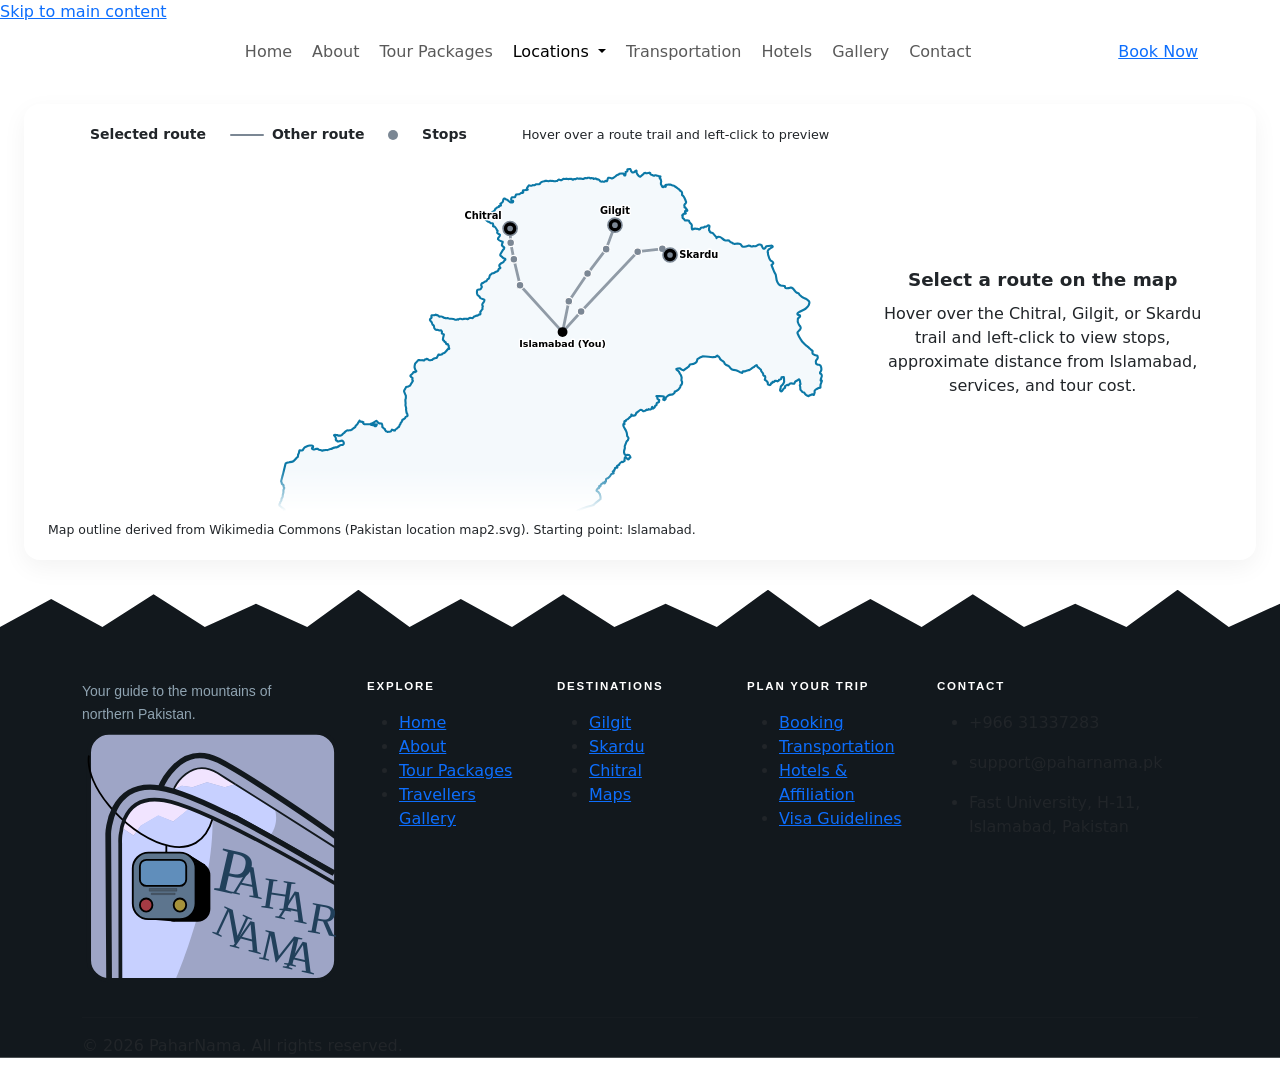
<file: pages/maps.html>
<!DOCTYPE html>
<html lang="en">
<head>
  <meta charset="UTF-8">
  <meta name="viewport" content="width=device-width, initial-scale=1.0">
  <title>PaharNama — Route Maps</title>
  <link href="https://cdn.jsdelivr.net/npm/bootstrap@5.3.3/dist/css/bootstrap.min.css" rel="stylesheet">
  <link rel="stylesheet" href="../css/style.css">
  <link rel="stylesheet" href="../css/maps.css">
</head>
<body>
  <a class="skip-link" href="#mainContent">Skip to main content</a>

  <!-- Sticky Scroll-Up Header (identical to index.html) -->
  <header id="siteHeader" class="site-header">
    <nav class="navbar navbar-expand-xl site-navbar" aria-label="Primary navigation">
      <div class="container">
        <a class="navbar-brand me-3" href="../index.html">
          <img src="../images/long_logo_SVG.svg" alt="PaharNama logo" class="site-logo">
        </a>

        <button
          class="navbar-toggler"
          type="button"
          data-bs-toggle="collapse"
          data-bs-target="#mainNavbar"
          aria-controls="mainNavbar"
          aria-expanded="false"
          aria-label="Toggle navigation menu"
        >
          <span class="navbar-toggler-icon"></span>
        </button>

        <div class="collapse navbar-collapse" id="mainNavbar">
          <ul class="navbar-nav mx-auto mb-2 mb-xl-0 align-items-xl-center gap-xl-1">
            <li class="nav-item">
              <a class="nav-link" href="../index.html">Home</a>
            </li>
            <li class="nav-item">
              <a class="nav-link" href="about.html">About</a>
            </li>
            <li class="nav-item">
              <a class="nav-link" href="tourpackage.html">Tour Packages</a>
            </li>
            <li class="nav-item dropdown">
              <a
                class="nav-link dropdown-toggle nav-locations-toggle active"
                href="location.html"
                id="locationsDropdown"
                role="button"
                data-bs-toggle="dropdown"
                aria-expanded="false"
              >
                Locations
              </a>
              <ul class="dropdown-menu" aria-labelledby="locationsDropdown">
                <li><a class="dropdown-item" href="location.html">Locations Overview</a></li>
                <li><a class="dropdown-item" href="gilgit.html">Gilgit</a></li>
                <li><a class="dropdown-item" href="skardu.html">Skardu</a></li>
                <li><a class="dropdown-item" href="chitral.html">Chitral</a></li>
                <li><a class="dropdown-item active" aria-current="page" href="maps.html">Maps</a></li>
              </ul>
            </li>
            <li class="nav-item">
              <a class="nav-link" href="transportation.html">Transportation</a>
            </li>
            <li class="nav-item">
              <a class="nav-link" href="hotaf.html">Hotels</a>
            </li>
            <li class="nav-item">
              <a class="nav-link" href="gallery.html">Gallery</a>
            </li>
            <li class="nav-item">
              <a class="nav-link" href="contact.html">Contact</a>
            </li>
          </ul>

          <div class="d-flex mt-2 mt-xl-0">
            <a href="booking.html" class="btn-header-book">Book Now</a>
          </div>
        </div>
      </div>
    </nav>
  </header>

  <main id="mainContent" class="maps-main">
    <section class="maps-workspace" aria-label="Interactive Northern Pakistan route map">
      <div class="container-fluid px-3 px-lg-4">
        <h1 class="visually-hidden">Northern Pakistan Route Maps</h1>

        <div class="maps-board">
          <div class="row g-4 align-items-stretch">
            <!-- Left: Map + Legend -->
            <div class="col-12 col-lg-7 col-xl-8 d-flex flex-column">
              <div class="map-legend" aria-label="Map legend">
                <div class="legend-item">
                  <span class="legend-line legend-line-selected" aria-hidden="true"></span>
                  <span class="legend-label legend-label-selected">Selected route</span>
                </div>
                <div class="legend-item">
                  <span class="legend-line legend-line-other" aria-hidden="true"></span>
                  <span class="legend-label">Other route</span>
                </div>
                <div class="legend-item">
                  <span class="legend-dots" aria-hidden="true">
                    <span class="legend-dot legend-dot-other"></span>
                    <span class="legend-dot legend-dot-selected"></span>
                  </span>
                  <span class="legend-label">Stops</span>
                </div>
                <p class="legend-hint mb-0 ms-lg-auto">
                  Hover over a route trail and left-click to preview
                </p>
              </div>

              <div class="map-canvas-frame mt-2">
                <img
                  src="../images/npakistan_maps_taha.svg"
                  alt="Outline map of Northern Pakistan showing tour routes from Islamabad to Chitral, Gilgit, and Skardu"
                  class="map-base-svg"
                >
                <svg
                  id="mapRoutesOverlay"
                  class="map-routes-overlay"
                  viewBox="20 5 2220 1000"
                  preserveAspectRatio="xMidYMid meet"
                  role="group"
                  aria-label="Selectable tour routes starting from Islamabad"
                ></svg>
              </div>

              <p class="map-attribution mb-0 mt-2">
                Map outline derived from Wikimedia Commons (Pakistan location map2.svg). Starting point: Islamabad.
              </p>
            </div>

            <!-- Right: Route Preview Card (fades in on selection) -->
            <div class="col-12 col-lg-5 col-xl-4 d-flex">
              <aside
                id="routePreviewPanel"
                class="route-preview-panel w-100"
                aria-live="polite"
                aria-label="Selected route preview"
              >
                <div id="routePreviewEmpty" class="route-preview-empty">
                  <p class="route-preview-empty-title mb-2">Select a route on the map</p>
                  <p class="text-caption mb-0">
                    Hover over the Chitral, Gilgit, or Skardu trail and left-click to view stops, approximate distance from Islamabad, services, and tour cost.
                  </p>
                </div>

                <div id="routePreviewCard" class="route-preview-card" hidden></div>
              </aside>
            </div>
          </div>
        </div>
      </div>
    </section>
  </main>

  <!-- Static Footer (identical to index.html) -->
  <footer class="site-footer">
    <div class="footer-mountain-edge" aria-hidden="true"></div>
    <div class="footer-body">
      <div class="container">
        <div class="row g-4">
          <div class="col-12 col-lg-3">
            <p class="footer-tagline">
              Your guide to the mountains of northern Pakistan.
            </p>
            <img
              src="../images/high_contrast_logo_SVG.svg"
              alt="PaharNama high-contrast mountain logo"
              class="footer-logo"
            >
          </div>

          <div class="col-6 col-md-3 col-lg-2">
            <h2 class="footer-heading">Explore</h2>
            <ul class="footer-list">
              <li><a class="footer-link" href="../index.html">Home</a></li>
              <li><a class="footer-link" href="about.html">About</a></li>
              <li><a class="footer-link" href="tourpackage.html">Tour Packages</a></li>
              <li><a class="footer-link" href="gallery.html">Travellers Gallery</a></li>
            </ul>
          </div>

          <div class="col-6 col-md-3 col-lg-2">
            <h2 class="footer-heading">Destinations</h2>
            <ul class="footer-list">
              <li><a class="footer-link" href="gilgit.html">Gilgit</a></li>
              <li><a class="footer-link" href="skardu.html">Skardu</a></li>
              <li><a class="footer-link" href="chitral.html">Chitral</a></li>
              <li><a class="footer-link" href="maps.html">Maps</a></li>
            </ul>
          </div>

          <div class="col-6 col-md-3 col-lg-2">
            <h2 class="footer-heading">Plan Your Trip</h2>
            <ul class="footer-list">
              <li><a class="footer-link" href="booking.html">Booking</a></li>
              <li><a class="footer-link" href="transportation.html">Transportation</a></li>
              <li><a class="footer-link" href="hotaf.html">Hotels &amp; Affiliation</a></li>
              <li><a class="footer-link" href="visa.html">Visa Guidelines</a></li>
            </ul>
          </div>

          <div class="col-6 col-md-3 col-lg-3">
            <h2 class="footer-heading">Contact</h2>
            <ul class="footer-list">
              <li><p class="footer-contact-text">+966 31337283</p></li>
              <li><p class="footer-contact-text">support@paharnama.pk</p></li>
              <li><p class="footer-contact-text">Fast University, H-11, Islamabad, Pakistan</p></li>
            </ul>
          </div>
        </div>

        <hr class="footer-divider">
        <p class="footer-copyright">&copy; 2026 PaharNama. All rights reserved.</p>
      </div>
    </div>
  </footer>

  <script src="https://cdn.jsdelivr.net/npm/bootstrap@5.3.3/dist/js/bootstrap.bundle.min.js"></script>
  <script src="../js/maps.js"></script>
</body>
</html>
</file>
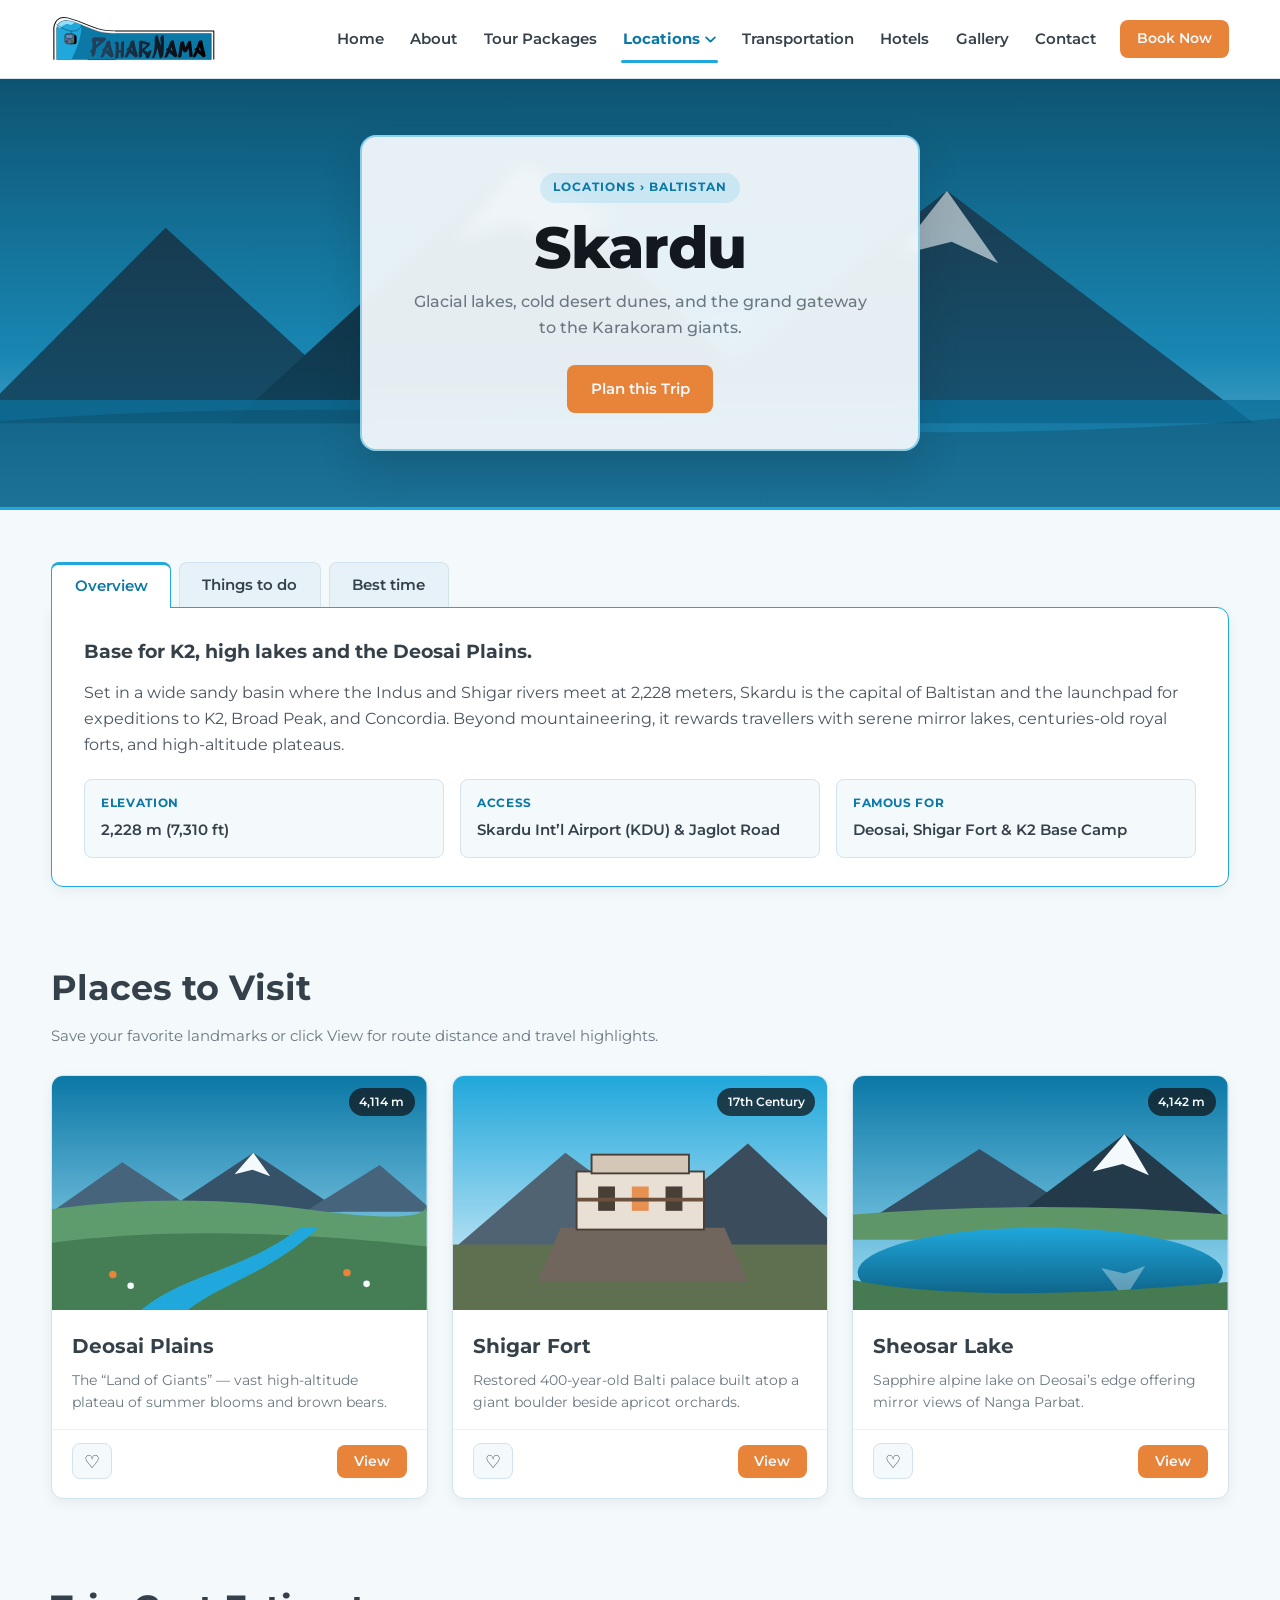
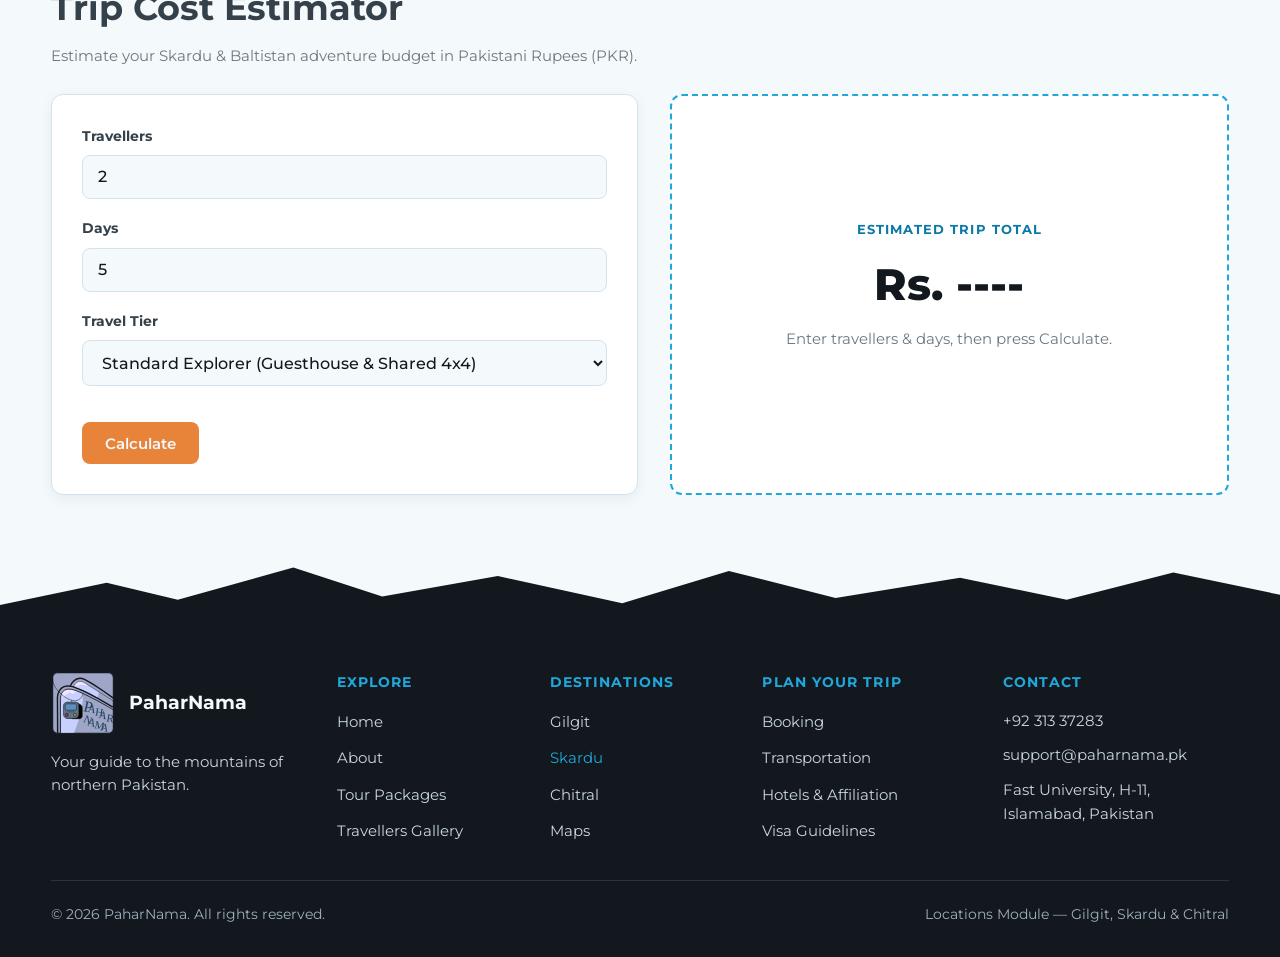
<file: pages/skardu.html>
<!DOCTYPE html>
<html lang="en">
<head>
  <meta charset="UTF-8" />
  <meta name="viewport" content="width=device-width, initial-scale=1.0" />
  <title>Skardu — PaharNama | Northern Pakistan Travel Guide</title>
  <link rel="preconnect" href="https://fonts.googleapis.com" />
  <link rel="preconnect" href="https://fonts.gstatic.com" crossorigin />
  <link href="https://fonts.googleapis.com/css2?family=Montserrat:wght@400;500;600;700;800&display=swap" rel="stylesheet" />
  <link rel="stylesheet" href="../css/locations.css" />
</head>
<body data-location="skardu">

  <!-- Sticky Header -->
  <header class="site-header">
    <div class="container header-inner">
      <a href="../index.html" class="brand-link" aria-label="PaharNama Home">
        <img src="../images/long_logo_SVG.svg" alt="PaharNama Logo" class="brand-logo" />
      </a>

      <button
        type="button"
        id="mobile-menu-btn"
        class="mobile-menu-btn"
        aria-label="Toggle navigation menu"
        aria-expanded="false"
        aria-controls="main-nav"
      >
        &#9776;
      </button>

      <nav id="main-nav" class="main-nav" aria-label="Primary Navigation">
        <ul class="nav-list">
          <li><a href="../index.html" class="nav-link">Home</a></li>
          <li><a href="about.html" class="nav-link">About</a></li>
          <li><a href="tour-packages.html" class="nav-link">Tour Packages</a></li>
          <li id="locations-dropdown" class="nav-dropdown">
            <a
              href="#"
              id="locations-dropdown-toggle"
              class="nav-link active"
              aria-haspopup="true"
              aria-expanded="false"
            >
              Locations
              <svg class="dropdown-caret" viewBox="0 0 12 8" fill="none" aria-hidden="true">
                <path d="M1 1.5L6 6.5L11 1.5" stroke="currentColor" stroke-width="2" stroke-linecap="round" stroke-linejoin="round" />
              </svg>
            </a>
            <ul class="dropdown-menu" aria-label="Destinations submenu">
              <li><a href="gilgit.html" class="dropdown-link">Gilgit</a></li>
              <li><a href="skardu.html" class="dropdown-link active">Skardu</a></li>
              <li><a href="chitral.html" class="dropdown-link">Chitral</a></li>
              <li><a href="maps.html" class="dropdown-link">Maps</a></li>
            </ul>
          </li>
          <li><a href="transportation.html" class="nav-link">Transportation</a></li>
          <li><a href="hotels.html" class="nav-link">Hotels</a></li>
          <li><a href="gallery.html" class="nav-link">Gallery</a></li>
          <li><a href="contact.html" class="nav-link">Contact</a></li>
        </ul>
        <a href="booking.html?destination=skardu" class="btn btn-sm header-cta">Book Now</a>
      </nav>
    </div>
  </header>

  <main>
    <!-- Hero Banner -->
    <section class="location-hero" aria-labelledby="hero-title">
      <svg class="hero-bg-svg" viewBox="0 0 1440 460" preserveAspectRatio="xMidYMid slice" xmlns="http://www.w3.org/2000/svg" aria-hidden="true">
        <defs>
          <linearGradient id="skarduHeroSky" x1="0" y1="0" x2="0" y2="1">
            <stop offset="0%" stop-color="#0b78a6" />
            <stop offset="65%" stop-color="#20a7db" />
            <stop offset="100%" stop-color="#b8e5f7" />
          </linearGradient>
        </defs>
        <rect width="1440" height="460" fill="url(#skarduHeroSky)" />
        <polygon points="0,370 210,160 440,370" fill="#1b3a4f" />
        <polygon points="280,370 590,85 890,370" fill="#122736" />
        <polygon points="590,85 520,175 585,155 640,185 690,150" fill="#f4f9fc" />
        <polygon points="730,370 1050,120 1380,370" fill="#1e445c" />
        <polygon points="1050,120 995,190 1055,175 1105,198" fill="#f4f9fc" />
        <rect x="0" y="345" width="1440" height="115" fill="#0b78a6" opacity="0.78" />
        <path d="M0 370 Q360 342 720 368 T1440 362 L1440 460 L0 460 Z" fill="#12181d" opacity="0.28" />
      </svg>
      <div class="hero-scrim" aria-hidden="true"></div>

      <div class="hero-card">
        <span class="hero-breadcrumb">Locations &rsaquo; Baltistan</span>
        <h1 id="hero-title" class="hero-title">Skardu</h1>
        <p class="hero-subtitle">Glacial lakes, cold desert dunes, and the grand gateway to the Karakoram giants.</p>
        <a href="#cost-estimator" class="btn">Plan this Trip</a>
      </div>
    </section>

    <!-- Tabbed Information Section -->
    <section class="info-tabs-section" aria-label="Skardu travel information">
      <div class="container">
        <div class="tabs-bar" role="tablist" aria-label="Destination guide tabs">
          <button type="button" class="tab-btn active" role="tab" aria-selected="true" aria-controls="panel-overview" data-tab="panel-overview">
            Overview
          </button>
          <button type="button" class="tab-btn" role="tab" aria-selected="false" aria-controls="panel-things" data-tab="panel-things">
            Things to do
          </button>
          <button type="button" class="tab-btn" role="tab" aria-selected="false" aria-controls="panel-best-time" data-tab="panel-best-time">
            Best time
          </button>
        </div>

        <div class="tab-panels-box">
          <div id="panel-overview" class="tab-panel active" role="tabpanel">
            <p class="tab-lead">Base for K2, high lakes and the Deosai Plains.</p>
            <p class="tab-copy">
              Set in a wide sandy basin where the Indus and Shigar rivers meet at 2,228 meters, Skardu is the capital of Baltistan and the launchpad for expeditions to K2, Broad Peak, and Concordia. Beyond mountaineering, it rewards travellers with serene mirror lakes, centuries-old royal forts, and high-altitude plateaus.
            </p>
            <div class="quick-facts-grid">
              <div class="fact-pill">
                <span class="fact-label">Elevation</span>
                <span class="fact-value">2,228 m (7,310 ft)</span>
              </div>
              <div class="fact-pill">
                <span class="fact-label">Access</span>
                <span class="fact-value">Skardu Int&rsquo;l Airport (KDU) &amp; Jaglot Road</span>
              </div>
              <div class="fact-pill">
                <span class="fact-label">Famous For</span>
                <span class="fact-value">Deosai, Shigar Fort &amp; K2 Base Camp</span>
              </div>
            </div>
          </div>

          <div id="panel-things" class="tab-panel" role="tabpanel">
            <p class="tab-lead">Unforgettable experiences around Skardu</p>
            <ul class="activity-list">
              <li class="activity-item">
                <span class="activity-bullet">&#9670;</span>
                <span>Cross the wildflower meadows of <strong>Deosai National Park</strong> on a 4x4 safari.</span>
              </li>
              <li class="activity-item">
                <span class="activity-bullet">&#9670;</span>
                <span>Tour the restored 17th-century heritage palace at <strong>Shigar Fort</strong>.</span>
              </li>
              <li class="activity-item">
                <span class="activity-bullet">&#9670;</span>
                <span>Photograph Nanga Parbat reflected in <strong>Sheosar Lake</strong>.</span>
              </li>
              <li class="activity-item">
                <span class="activity-bullet">&#9670;</span>
                <span>Ride ATVs or watch sunset across the <strong>Sarfaranga Cold Desert</strong> dunes.</span>
              </li>
              <li class="activity-item">
                <span class="activity-bullet">&#9670;</span>
                <span>Paddle wooden boats at <strong>Upper Kachura</strong> and Shangrila Resort lakes.</span>
              </li>
              <li class="activity-item">
                <span class="activity-bullet">&#9670;</span>
                <span>Hike up to historic <strong>Kharpocho Fort</strong> overlooking the Indus basin.</span>
              </li>
            </ul>
          </div>

          <div id="panel-best-time" class="tab-panel" role="tabpanel">
            <p class="tab-lead">Seasonal guide for visiting Skardu</p>
            <div class="season-grid">
              <div class="season-card">
                <h4>Spring (April – May)</h4>
                <p>Vibrant apricot blossoms transform Shigar and Skardu valleys; valley roads stay comfortable and uncrowded.</p>
              </div>
              <div class="season-card">
                <h4>Summer Peak (June – September)</h4>
                <p>Best window for Deosai Plains, Sheosar Lake, and Karakoram treks once high snow passes thaw.</p>
              </div>
              <div class="season-card">
                <h4>Autumn (October – November)</h4>
                <p>Amber foliage lines Lower &amp; Upper Kachura lakes with crisp air and dramatic mountain visibility.</p>
              </div>
            </div>
          </div>
        </div>
      </div>
    </section>

    <!-- Places to Visit -->
    <section class="places-section" aria-labelledby="places-heading">
      <div class="container">
        <h2 id="places-heading" class="section-heading">Places to Visit</h2>
        <p class="section-caption">Save your favorite landmarks or click View for route distance and travel highlights.</p>

        <div class="places-grid">
          <!-- Card 1: Deosai Plains -->
          <article class="place-card">
            <div class="place-media">
              <svg viewBox="0 0 400 250" xmlns="http://www.w3.org/2000/svg" role="img" aria-label="Scenic illustration of Deosai Plains plateau and wildflowers">
                <defs>
                  <linearGradient id="deosaiSky" x1="0" y1="0" x2="0" y2="1">
                    <stop offset="0%" stop-color="#0b78a6" />
                    <stop offset="100%" stop-color="#a5e1f7" />
                  </linearGradient>
                </defs>
                <rect width="400" height="250" fill="url(#deosaiSky)" />
                <polygon points="0,145 75,92 155,145" fill="#46657d" />
                <polygon points="120,145 215,82 310,145" fill="#355269" />
                <polygon points="270,145 350,95 400,138 400,145" fill="#46657d" />
                <polygon points="215,82 195,105 214,100 233,107" fill="#f4f9fc" />
                <path d="M0 142 Q140 124 270 142 T400 138 L400 250 L0 250 Z" fill="#5e9c6e" />
                <path d="M0 178 Q170 156 400 182 L400 250 L0 250 Z" fill="#457e54" />
                <path d="M95 250 C140 212 205 208 265 162 L285 162 C230 212 180 222 145 250 Z" fill="#20a7db" />
                <circle cx="65" cy="212" r="4" fill="#e8833a" />
                <circle cx="84" cy="224" r="3.5" fill="#f4f9fc" />
                <circle cx="315" cy="210" r="4" fill="#e8833a" />
                <circle cx="336" cy="222" r="3.5" fill="#f4f9fc" />
              </svg>
              <span class="place-badge">4,114 m</span>
            </div>
            <div class="place-body">
              <h3 class="place-title">Deosai Plains</h3>
              <p class="place-caption">The &ldquo;Land of Giants&rdquo; — vast high-altitude plateau of summer blooms and brown bears.</p>
            </div>
            <div class="place-actions">
              <button type="button" class="fav-btn" data-place="deosai-plains" aria-label="Favorite Deosai Plains" aria-pressed="false">&#9825;</button>
              <button type="button" class="btn btn-sm view-place-btn" data-place="deosai-plains">View</button>
            </div>
          </article>

          <!-- Card 2: Shigar Fort -->
          <article class="place-card">
            <div class="place-media">
              <svg viewBox="0 0 400 250" xmlns="http://www.w3.org/2000/svg" role="img" aria-label="Scenic illustration of Shigar Fort heritage architecture">
                <defs>
                  <linearGradient id="shigarSky" x1="0" y1="0" x2="0" y2="1">
                    <stop offset="0%" stop-color="#20a7db" />
                    <stop offset="100%" stop-color="#e3f3fa" />
                  </linearGradient>
                </defs>
                <rect width="400" height="250" fill="url(#shigarSky)" />
                <polygon points="0,185 120,82 260,185" fill="#4f6373" />
                <polygon points="180,185 315,72 400,152 400,185" fill="#3b4d5c" />
                <rect x="0" y="180" width="400" height="70" fill="#5e704f" />
                <!-- Fort boulder base & walls -->
                <path d="M90 220 L115 162 L290 162 L315 220 Z" fill="#70665e" />
                <rect x="132" y="102" width="136" height="62" fill="#e8dfd5" stroke="#4a3f37" stroke-width="2" />
                <rect x="148" y="84" width="104" height="20" fill="#d4c7b8" stroke="#4a3f37" stroke-width="2" />
                <rect x="155" y="118" width="18" height="26" fill="#4a3f37" />
                <rect x="191" y="118" width="18" height="26" fill="#e8833a" opacity="0.85" />
                <rect x="227" y="118" width="18" height="26" fill="#4a3f37" />
                <line x1="132" y1="132" x2="268" y2="132" stroke="#6b513e" stroke-width="4" />
              </svg>
              <span class="place-badge">17th Century</span>
            </div>
            <div class="place-body">
              <h3 class="place-title">Shigar Fort</h3>
              <p class="place-caption">Restored 400-year-old Balti palace built atop a giant boulder beside apricot orchards.</p>
            </div>
            <div class="place-actions">
              <button type="button" class="fav-btn" data-place="shigar-fort" aria-label="Favorite Shigar Fort" aria-pressed="false">&#9825;</button>
              <button type="button" class="btn btn-sm view-place-btn" data-place="shigar-fort">View</button>
            </div>
          </article>

          <!-- Card 3: Sheosar Lake -->
          <article class="place-card">
            <div class="place-media">
              <svg viewBox="0 0 400 250" xmlns="http://www.w3.org/2000/svg" role="img" aria-label="Scenic illustration of Sheosar Lake in Deosai">
                <defs>
                  <linearGradient id="sheosarSky" x1="0" y1="0" x2="0" y2="1">
                    <stop offset="0%" stop-color="#0b78a6" />
                    <stop offset="100%" stop-color="#9fe0f7" />
                  </linearGradient>
                  <linearGradient id="sheosarWater" x1="0" y1="0" x2="0" y2="1">
                    <stop offset="0%" stop-color="#20a7db" />
                    <stop offset="100%" stop-color="#084e6e" />
                  </linearGradient>
                </defs>
                <rect width="400" height="250" fill="url(#sheosarSky)" />
                <polygon points="20,152 135,78 250,152" fill="#344f63" />
                <polygon points="170,152 290,62 400,152" fill="#233a4a" />
                <polygon points="290,62 256,102 288,94 316,106" fill="#f4f9fc" />
                <path d="M0 148 Q200 132 400 148 L400 175 L0 175 Z" fill="#5e9668" />
                <ellipse cx="200" cy="210" rx="195" ry="48" fill="url(#sheosarWater)" />
                <polygon points="290,238 265,205 290,211 312,203" fill="#f4f9fc" opacity="0.35" />
                <path d="M0 218 Q130 245 400 220 L400 250 L0 250 Z" fill="#467a50" />
              </svg>
              <span class="place-badge">4,142 m</span>
            </div>
            <div class="place-body">
              <h3 class="place-title">Sheosar Lake</h3>
              <p class="place-caption">Sapphire alpine lake on Deosai&rsquo;s edge offering mirror views of Nanga Parbat.</p>
            </div>
            <div class="place-actions">
              <button type="button" class="fav-btn" data-place="sheosar-lake" aria-label="Favorite Sheosar Lake" aria-pressed="false">&#9825;</button>
              <button type="button" class="btn btn-sm view-place-btn" data-place="sheosar-lake">View</button>
            </div>
          </article>
        </div>
      </div>
    </section>

    <!-- Trip Cost Estimator -->
    <section id="cost-estimator" class="estimator-section" aria-labelledby="estimator-heading">
      <div class="container">
        <h2 id="estimator-heading" class="section-heading">Trip Cost Estimator</h2>
        <p class="section-caption">Estimate your Skardu &amp; Baltistan adventure budget in Pakistani Rupees (PKR).</p>

        <div class="estimator-grid">
          <form id="cost-estimator-form" class="estimator-form-card" novalidate>
            <div class="form-group">
              <label for="travellers-input" class="form-label">Travellers</label>
              <input id="travellers-input" type="number" class="form-control" min="1" max="30" value="2" required />
            </div>

            <div class="form-group">
              <label for="days-input" class="form-label">Days</label>
              <input id="days-input" type="number" class="form-control" min="1" max="30" value="5" required />
            </div>

            <div class="form-group">
              <label for="tier-select" class="form-label">Travel Tier</label>
              <select id="tier-select" class="form-control">
                <option value="standard" selected>Standard Explorer (Guesthouse &amp; Shared 4x4)</option>
                <option value="comfort">Comfort (3-Star Hotel &amp; Private Car)</option>
                <option value="deluxe">Deluxe (Resort Stay &amp; Private SUV)</option>
              </select>
            </div>

            <p id="estimator-error" class="form-error" role="alert"></p>

            <button type="submit" class="btn">Calculate</button>
          </form>

          <div class="estimator-result-box" aria-live="polite">
            <span class="estimate-kicker">Estimated Trip Total</span>
            <div id="estimate-amount" class="estimate-amount">Rs. ----</div>
            <p id="estimate-sub" class="estimate-sub">Enter travellers &amp; days, then press Calculate.</p>
            <div id="estimate-breakdown" class="estimate-breakdown hidden"></div>
            <a id="estimate-book-link" href="booking.html?destination=skardu" class="btn btn-sm hidden">Proceed to Booking</a>
          </div>
        </div>
      </div>
    </section>
  </main>

  <!-- Place Detail Modal -->
  <div id="place-modal-backdrop" class="place-modal-backdrop hidden" role="dialog" aria-modal="true" aria-labelledby="modal-place-title">
    <div class="place-modal">
      <div class="modal-header">
        <h3 id="modal-place-title">Place Details</h3>
        <button type="button" id="modal-close-btn" class="modal-close" aria-label="Close modal">&times;</button>
      </div>
      <div class="modal-body">
        <div id="modal-place-meta" class="modal-meta"></div>
        <p id="modal-place-desc" class="modal-description"></p>
        <ul id="modal-place-highlights" class="modal-highlights"></ul>
        <div class="modal-footer">
          <button type="button" id="modal-close-footer-btn" class="btn btn-sm" style="background-color: #35414a;">Close</button>
          <a href="booking.html?destination=skardu" class="btn btn-sm">Plan Visit</a>
        </div>
      </div>
    </div>
  </div>

  <!-- Mountain Silhouette Wave & Footer (Matches PaharNama_FooterSVG.svg) -->
  <div class="footer-wave-wrap" aria-hidden="true">
    <svg class="footer-wave-svg" viewBox="0 0 1440 80" preserveAspectRatio="none" xmlns="http://www.w3.org/2000/svg">
      <path d="M0,80 L0,54 L120,28 L200,48 L330,10 L430,44 L560,20 L700,52 L820,14 L940,46 L1080,22 L1200,48 L1320,16 L1440,42 L1440,80 Z" fill="#12181d" />
    </svg>
  </div>

  <footer class="site-footer">
    <div class="container">
      <div class="footer-grid">
        <div class="footer-brand">
          <div class="footer-brand-top">
            <img src="../images/high_contrast_logo_SVG.svg" alt="PaharNama Emblem" class="footer-logo" />
            <span class="footer-brand-name">PaharNama</span>
          </div>
          <p class="footer-tagline">Your guide to the mountains of northern Pakistan.</p>
        </div>

        <div class="footer-col">
          <h4>Explore</h4>
          <ul class="footer-links">
            <li><a href="../index.html">Home</a></li>
            <li><a href="about.html">About</a></li>
            <li><a href="tour-packages.html">Tour Packages</a></li>
            <li><a href="gallery.html">Travellers Gallery</a></li>
          </ul>
        </div>

        <div class="footer-col">
          <h4>Destinations</h4>
          <ul class="footer-links">
            <li><a href="gilgit.html">Gilgit</a></li>
            <li><a href="skardu.html" class="active">Skardu</a></li>
            <li><a href="chitral.html">Chitral</a></li>
            <li><a href="maps.html">Maps</a></li>
          </ul>
        </div>

        <div class="footer-col">
          <h4>Plan Your Trip</h4>
          <ul class="footer-links">
            <li><a href="booking.html">Booking</a></li>
            <li><a href="transportation.html">Transportation</a></li>
            <li><a href="hotels.html">Hotels &amp; Affiliation</a></li>
            <li><a href="visa-guidelines.html">Visa Guidelines</a></li>
          </ul>
        </div>

        <div class="footer-col">
          <h4>Contact</h4>
          <ul class="footer-links">
            <li class="footer-contact-item">+92 313 37283</li>
            <li class="footer-contact-item"><a href="mailto:support@paharnama.pk">support@paharnama.pk</a></li>
            <li class="footer-contact-item">Fast University, H-11,<br />Islamabad, Pakistan</li>
          </ul>
        </div>
      </div>

      <div class="footer-bottom">
        <span>&copy; 2026 PaharNama. All rights reserved.</span>
        <span>Locations Module &mdash; Gilgit, Skardu &amp; Chitral</span>
      </div>
    </div>
  </footer>

  <script src="../js/locations.js"></script>
</body>
</html>
</file>
<file: css/locations.css>
/* ==========================================================================
   PaharNama — Location Pages Stylesheet (Gilgit, Skardu, Chitral)
   Theme Specification:
     - Primary: Sky Blue (#20a7db) | Undertone: Evening Blue (#0b78a6)
     - Secondary: Glacier White (#f4f9fc)
     - Tertiary: Deep Blue (#12181d)
     - Buttons: Sunrise Orange (#e8833a) with Glacier White (#f4f9fc) text
     - Typography: Montserrat | H1 #12181d | H2/H3 #35414a | Body #4a5560 | Captions #6b7882
   ========================================================================== */

:root {
  --sky-blue: #20a7db;
  --evening-blue: #0b78a6;
  --glacier-white: #f4f9fc;
  --deep-blue: #12181d;
  --sunrise-orange: #e8833a;
  --sunrise-orange-hover: #cf6e26;
  --heading-slate: #35414a;
  --body-slate: #4a5560;
  --caption-slate: #6b7882;
  --border-ice: #d3e3ed;
  --footer-sky-tint: #e4f0f7;
  --footer-divider: #2a343c;
  --footer-text: #c9d6de;
  --white: #ffffff;
  --shadow-sm: 0 4px 14px rgba(18, 24, 29, 0.06);
  --shadow-md: 0 10px 28px rgba(18, 24, 29, 0.1);
  --shadow-lg: 0 18px 42px rgba(18, 24, 29, 0.16);
  --radius-sm: 8px;
  --radius-md: 12px;
  --radius-lg: 16px;
  --transition: 0.22s ease;
}

*,
*::before,
*::after {
  box-sizing: border-box;
  margin: 0;
  padding: 0;
}

html {
  scroll-behavior: smooth;
}

body {
  font-family: 'Montserrat', -apple-system, BlinkMacSystemFont, 'Segoe UI', sans-serif;
  background-color: var(--glacier-white);
  color: var(--body-slate);
  line-height: 1.65;
  font-size: 16px;
  -webkit-font-smoothing: antialiased;
}

img,
svg {
  display: block;
  max-width: 100%;
}

a {
  color: inherit;
  text-decoration: none;
}

button,
input,
select {
  font-family: inherit;
}

.container {
  width: min(1200px, 92%);
  margin: 0 auto;
}

/* Buttons */
.btn {
  display: inline-flex;
  align-items: center;
  justify-content: center;
  gap: 0.5rem;
  background-color: var(--sunrise-orange);
  color: var(--glacier-white);
  border: none;
  border-radius: var(--radius-sm);
  font-weight: 600;
  font-size: 0.95rem;
  padding: 0.72rem 1.45rem;
  cursor: pointer;
  transition: background-color var(--transition), transform var(--transition), box-shadow var(--transition);
}

.btn:hover,
.btn:focus-visible {
  background-color: var(--sunrise-orange-hover);
  transform: translateY(-1px);
  box-shadow: 0 6px 16px rgba(232, 131, 58, 0.32);
  outline: none;
}

.btn-sm {
  padding: 0.48rem 1.05rem;
  font-size: 0.875rem;
}

/* ==========================================================================
   Sticky Header (Matches PaharNama_HeaderSVG.svg)
   ========================================================================== */

.site-header {
  position: sticky;
  top: 0;
  z-index: 1000;
  background-color: var(--white);
  border-bottom: 1px solid var(--border-ice);
  box-shadow: 0 2px 10px rgba(18, 24, 29, 0.04);
}

.header-inner {
  display: flex;
  align-items: center;
  justify-content: space-between;
  min-height: 78px;
  gap: 1.25rem;
}

.brand-link {
  display: inline-flex;
  align-items: center;
  flex-shrink: 0;
}

.brand-logo {
  height: 46px;
  width: auto;
}

.main-nav {
  display: flex;
  align-items: center;
  gap: 1.35rem;
}

.nav-list {
  display: flex;
  align-items: center;
  list-style: none;
  gap: 1.35rem;
}

.nav-link {
  position: relative;
  display: inline-flex;
  align-items: center;
  gap: 0.3rem;
  font-size: 0.92rem;
  font-weight: 600;
  color: var(--heading-slate);
  padding: 0.5rem 0.15rem;
  transition: color var(--transition);
  white-space: nowrap;
}

.nav-link:hover,
.nav-link:focus-visible {
  color: var(--evening-blue);
  outline: none;
}

.nav-link.active {
  color: var(--evening-blue);
  font-weight: 700;
}

.nav-link.active::after {
  content: '';
  position: absolute;
  left: 0;
  right: 0;
  bottom: -4px;
  height: 3px;
  background-color: var(--sky-blue);
  border-radius: 2px;
}

/* Locations Dropdown */
.nav-dropdown {
  position: relative;
}

.dropdown-caret {
  width: 11px;
  height: 7px;
  transition: transform var(--transition);
}

.nav-dropdown:hover .dropdown-caret,
.nav-dropdown.open .dropdown-caret {
  transform: rotate(180deg);
}

.dropdown-menu {
  position: absolute;
  top: calc(100% + 10px);
  left: 0;
  min-width: 190px;
  background-color: var(--white);
  border: 1px solid var(--border-ice);
  border-radius: var(--radius-md);
  box-shadow: var(--shadow-md);
  padding: 0.45rem;
  list-style: none;
  opacity: 0;
  visibility: hidden;
  transform: translateY(6px);
  transition: opacity var(--transition), transform var(--transition), visibility var(--transition);
  z-index: 1050;
}

.nav-dropdown:hover .dropdown-menu,
.nav-dropdown:focus-within .dropdown-menu,
.nav-dropdown.open .dropdown-menu {
  opacity: 1;
  visibility: visible;
  transform: translateY(0);
}

.dropdown-link {
  display: flex;
  align-items: center;
  justify-content: space-between;
  padding: 0.55rem 0.85rem;
  border-radius: var(--radius-sm);
  font-size: 0.9rem;
  font-weight: 600;
  color: var(--heading-slate);
  transition: background-color var(--transition), color var(--transition);
}

.dropdown-link:hover,
.dropdown-link:focus-visible {
  background-color: var(--glacier-white);
  color: var(--evening-blue);
  outline: none;
}

.dropdown-link.active {
  background-color: rgba(32, 167, 219, 0.12);
  color: var(--evening-blue);
}

.header-cta {
  flex-shrink: 0;
}

.mobile-menu-btn {
  display: none;
  background: transparent;
  border: 1px solid var(--border-ice);
  border-radius: var(--radius-sm);
  padding: 0.45rem 0.65rem;
  color: var(--deep-blue);
  cursor: pointer;
}

/* ==========================================================================
   Hero Section (Matches Wireframe Centered Card + Full-Bleed Scenic Hero)
   ========================================================================== */

.location-hero {
  position: relative;
  min-height: 410px;
  display: flex;
  align-items: center;
  justify-content: center;
  padding: 3.5rem 1rem;
  overflow: hidden;
  border-bottom: 3px solid var(--sky-blue);
  background-color: var(--evening-blue);
}

.hero-bg-photo {
  position: absolute;
  inset: 0;
  width: 100%;
  height: 100%;
  object-fit: cover;
  object-position: center;
  z-index: 0;
}

.hero-bg-svg {
  position: absolute;
  inset: 0;
  width: 100%;
  height: 100%;
  z-index: 0;
}

.hero-scrim {
  position: absolute;
  inset: 0;
  background: linear-gradient(180deg, rgba(18, 24, 29, 0.38) 0%, rgba(11, 120, 166, 0.42) 100%);
  z-index: 1;
}

.hero-card {
  position: relative;
  z-index: 2;
  background-color: rgba(244, 249, 252, 0.94);
  backdrop-filter: blur(8px);
  border: 2px solid rgba(32, 167, 219, 0.45);
  border-radius: var(--radius-lg);
  padding: 2.25rem 3rem;
  text-align: center;
  max-width: 560px;
  width: 100%;
  box-shadow: var(--shadow-lg);
}

.hero-breadcrumb {
  display: inline-block;
  font-size: 0.78rem;
  font-weight: 700;
  text-transform: uppercase;
  letter-spacing: 0.08em;
  color: var(--evening-blue);
  background-color: rgba(32, 167, 219, 0.14);
  padding: 0.28rem 0.8rem;
  border-radius: 999px;
  margin-bottom: 0.85rem;
}

.hero-title {
  color: var(--deep-blue);
  font-size: clamp(2.35rem, 5vw, 3.6rem);
  font-weight: 800;
  line-height: 1.1;
  margin-bottom: 0.6rem;
  letter-spacing: -0.02em;
}

.hero-subtitle {
  color: var(--caption-slate);
  font-size: 0.98rem;
  font-weight: 500;
  margin-bottom: 1.5rem;
}

/* ==========================================================================
   Tabbed Info Section (Overview | Things to do | Best time)
   ========================================================================== */

.info-tabs-section {
  padding: 3.25rem 0 2.5rem;
}

.tabs-bar {
  display: flex;
  flex-wrap: wrap;
  gap: 0.5rem;
}

.tab-btn {
  background-color: #e6f1f8;
  color: var(--heading-slate);
  border: 1px solid var(--border-ice);
  border-bottom: none;
  border-radius: var(--radius-sm) var(--radius-sm) 0 0;
  padding: 0.72rem 1.4rem;
  font-size: 0.95rem;
  font-weight: 600;
  cursor: pointer;
  transition: background-color var(--transition), color var(--transition);
}

.tab-btn:hover,
.tab-btn:focus-visible {
  background-color: #d7ebf7;
  color: var(--evening-blue);
  outline: none;
}

.tab-btn.active {
  background-color: var(--white);
  color: var(--evening-blue);
  border-color: var(--sky-blue);
  border-top: 3px solid var(--sky-blue);
  position: relative;
  z-index: 2;
  margin-bottom: -1px;
  padding-bottom: calc(0.72rem + 1px);
}

.tab-panels-box {
  background-color: var(--white);
  border: 1px solid var(--sky-blue);
  border-radius: 0 var(--radius-md) var(--radius-md) var(--radius-md);
  padding: 1.75rem 2rem;
  box-shadow: var(--shadow-sm);
}

.tab-panel {
  display: none;
}

.tab-panel.active {
  display: block;
  animation: fadeSlide 0.2s ease;
}

@keyframes fadeSlide {
  from {
    opacity: 0;
    transform: translateY(4px);
  }
  to {
    opacity: 1;
    transform: translateY(0);
  }
}

.tab-lead {
  color: var(--heading-slate);
  font-size: 1.2rem;
  font-weight: 700;
  margin-bottom: 0.75rem;
}

.tab-copy {
  color: var(--body-slate);
  font-size: 1rem;
  margin-bottom: 1.25rem;
}

.quick-facts-grid {
  display: grid;
  grid-template-columns: repeat(3, minmax(0, 1fr));
  gap: 1rem;
  margin-top: 1rem;
}

.fact-pill {
  background-color: var(--glacier-white);
  border: 1px solid var(--border-ice);
  border-radius: var(--radius-sm);
  padding: 0.85rem 1rem;
}

.fact-label {
  display: block;
  font-size: 0.78rem;
  font-weight: 700;
  text-transform: uppercase;
  letter-spacing: 0.05em;
  color: var(--evening-blue);
  margin-bottom: 0.2rem;
}

.fact-value {
  font-size: 0.95rem;
  font-weight: 600;
  color: var(--heading-slate);
}

.activity-list {
  display: grid;
  grid-template-columns: repeat(2, minmax(0, 1fr));
  gap: 0.9rem 1.5rem;
  list-style: none;
}

.activity-item {
  display: flex;
  align-items: flex-start;
  gap: 0.65rem;
  padding: 0.65rem 0.85rem;
  background-color: var(--glacier-white);
  border-left: 3px solid var(--sky-blue);
  border-radius: 0 var(--radius-sm) var(--radius-sm) 0;
}

.activity-bullet {
  color: var(--sunrise-orange);
  font-weight: 800;
  line-height: 1.4;
}

.season-grid {
  display: grid;
  grid-template-columns: repeat(3, minmax(0, 1fr));
  gap: 1rem;
}

.season-card {
  background-color: var(--glacier-white);
  border: 1px solid var(--border-ice);
  border-radius: var(--radius-sm);
  padding: 1rem 1.15rem;
}

.season-card h4 {
  color: var(--evening-blue);
  font-size: 0.98rem;
  font-weight: 700;
  margin-bottom: 0.35rem;
}

.season-card p {
  color: var(--body-slate);
  font-size: 0.9rem;
}

/* ==========================================================================
   Places to Visit (3 Cards Grid)
   ========================================================================== */

.places-section {
  padding: 2rem 0 3rem;
}

.section-heading {
  color: var(--heading-slate);
  font-size: clamp(1.65rem, 3vw, 2.2rem);
  font-weight: 700;
  margin-bottom: 0.35rem;
}

.section-caption {
  color: var(--caption-slate);
  font-size: 0.96rem;
  margin-bottom: 1.65rem;
}

.places-grid {
  display: grid;
  grid-template-columns: repeat(3, minmax(0, 1fr));
  gap: 1.5rem;
}

.place-card {
  background-color: var(--white);
  border: 1px solid var(--border-ice);
  border-radius: var(--radius-md);
  overflow: hidden;
  display: flex;
  flex-direction: column;
  box-shadow: var(--shadow-sm);
  transition: transform var(--transition), box-shadow var(--transition), border-color var(--transition);
}

.place-card:hover {
  transform: translateY(-4px);
  box-shadow: var(--shadow-md);
  border-color: var(--sky-blue);
}

.place-media {
  position: relative;
  aspect-ratio: 16 / 10;
  overflow: hidden;
  background-color: #dceef8;
}

.place-media img,
.place-media svg {
  width: 100%;
  height: 100%;
  object-fit: cover;
}

.place-badge {
  position: absolute;
  top: 0.75rem;
  right: 0.75rem;
  background-color: rgba(18, 24, 29, 0.76);
  color: var(--glacier-white);
  font-size: 0.75rem;
  font-weight: 600;
  padding: 0.26rem 0.65rem;
  border-radius: 999px;
}

.place-body {
  padding: 1.25rem 1.25rem 0.95rem;
  flex: 1;
}

.place-title {
  color: var(--heading-slate);
  font-size: 1.22rem;
  font-weight: 700;
  margin-bottom: 0.45rem;
}

.place-caption {
  color: var(--caption-slate);
  font-size: 0.9rem;
  line-height: 1.55;
}

.place-actions {
  display: flex;
  align-items: center;
  justify-content: space-between;
  padding: 0.85rem 1.25rem 1.15rem;
  border-top: 1px solid #edf4f8;
}

.fav-btn {
  display: inline-flex;
  align-items: center;
  justify-content: center;
  width: 40px;
  height: 36px;
  border-radius: var(--radius-sm);
  border: 1.5px solid var(--border-ice);
  background-color: var(--glacier-white);
  color: var(--heading-slate);
  font-size: 1.15rem;
  cursor: pointer;
  transition: all var(--transition);
}

.fav-btn:hover,
.fav-btn:focus-visible {
  border-color: var(--sunrise-orange);
  color: var(--sunrise-orange);
  outline: none;
}

.fav-btn.favorited {
  background-color: #fff2eb;
  border-color: var(--sunrise-orange);
  color: var(--sunrise-orange);
}

/* ==========================================================================
   Trip Cost Estimator (2-Column: Form Left + Dashed Result Box Right)
   ========================================================================== */

.estimator-section {
  padding: 2rem 0 4rem;
}

.estimator-grid {
  display: grid;
  grid-template-columns: 1.05fr 1fr;
  gap: 2rem;
  align-items: stretch;
}

.estimator-form-card {
  background-color: var(--white);
  border: 1px solid var(--border-ice);
  border-radius: var(--radius-md);
  padding: 1.85rem;
  box-shadow: var(--shadow-sm);
}

.form-group {
  margin-bottom: 1.15rem;
}

.form-label {
  display: block;
  font-size: 0.9rem;
  font-weight: 700;
  color: var(--heading-slate);
  margin-bottom: 0.4rem;
}

.form-control {
  width: 100%;
  padding: 0.72rem 0.95rem;
  font-size: 1rem;
  font-weight: 500;
  color: var(--deep-blue);
  background-color: var(--glacier-white);
  border: 1.5px solid var(--border-ice);
  border-radius: var(--radius-sm);
  transition: border-color var(--transition), box-shadow var(--transition);
}

.form-control:focus {
  outline: none;
  border-color: var(--sky-blue);
  box-shadow: 0 0 0 3px rgba(32, 167, 219, 0.16);
}

.form-error {
  color: #c0392b;
  font-size: 0.84rem;
  font-weight: 600;
  margin-top: 0.4rem;
  min-height: 1.1rem;
}

.estimator-result-box {
  background-color: var(--white);
  border: 2.5px dashed var(--sky-blue);
  border-radius: var(--radius-md);
  padding: 2rem;
  display: flex;
  flex-direction: column;
  justify-content: center;
  align-items: center;
  text-align: center;
  min-height: 270px;
}

.estimate-kicker {
  font-size: 0.82rem;
  font-weight: 700;
  text-transform: uppercase;
  letter-spacing: 0.08em;
  color: var(--evening-blue);
  margin-bottom: 0.5rem;
}

.estimate-amount {
  font-size: clamp(2rem, 4vw, 2.75rem);
  font-weight: 800;
  color: var(--deep-blue);
  margin-bottom: 0.4rem;
}

.estimate-sub {
  font-size: 0.92rem;
  color: var(--caption-slate);
  margin-bottom: 1.15rem;
}

.estimate-breakdown {
  width: 100%;
  max-width: 340px;
  border-top: 1px solid var(--border-ice);
  padding-top: 0.9rem;
  margin-bottom: 1.25rem;
  text-align: left;
  font-size: 0.88rem;
}

.breakdown-row {
  display: flex;
  justify-content: space-between;
  padding: 0.25rem 0;
  color: var(--body-slate);
}

.breakdown-row strong {
  color: var(--heading-slate);
}

.hidden {
  display: none !important;
}

/* ==========================================================================
   Place Detail Modal
   ========================================================================== */

.place-modal-backdrop {
  position: fixed;
  inset: 0;
  background-color: rgba(18, 24, 29, 0.64);
  backdrop-filter: blur(4px);
  display: flex;
  align-items: center;
  justify-content: center;
  padding: 1.25rem;
  z-index: 2000;
}

.place-modal {
  background-color: var(--white);
  border-radius: var(--radius-lg);
  max-width: 580px;
  width: 100%;
  overflow: hidden;
  box-shadow: var(--shadow-lg);
  border: 1px solid var(--border-ice);
  animation: fadeSlide 0.2s ease;
}

.modal-header {
  display: flex;
  align-items: center;
  justify-content: space-between;
  padding: 1.15rem 1.5rem;
  background-color: var(--evening-blue);
  color: var(--glacier-white);
}

.modal-header h3 {
  font-size: 1.25rem;
  font-weight: 700;
  color: var(--glacier-white);
}

.modal-close {
  background: rgba(244, 249, 252, 0.16);
  border: none;
  color: var(--glacier-white);
  width: 34px;
  height: 34px;
  border-radius: 50%;
  font-size: 1.25rem;
  line-height: 1;
  cursor: pointer;
  transition: background-color var(--transition);
}

.modal-close:hover {
  background: rgba(244, 249, 252, 0.3);
}

.modal-body {
  padding: 1.5rem;
}

.modal-meta {
  display: flex;
  flex-wrap: wrap;
  gap: 0.6rem;
  margin-bottom: 1rem;
}

.modal-chip {
  background-color: var(--glacier-white);
  border: 1px solid var(--border-ice);
  color: var(--evening-blue);
  font-size: 0.82rem;
  font-weight: 700;
  padding: 0.3rem 0.75rem;
  border-radius: 999px;
}

.modal-description {
  color: var(--body-slate);
  font-size: 0.96rem;
  margin-bottom: 1.15rem;
}

.modal-highlights {
  list-style: disc;
  padding-left: 1.25rem;
  color: var(--body-slate);
  font-size: 0.92rem;
  margin-bottom: 1.35rem;
}

.modal-highlights li {
  margin-bottom: 0.35rem;
}

.modal-footer {
  display: flex;
  justify-content: flex-end;
  gap: 0.75rem;
}

/* ==========================================================================
   Footer (Matches PaharNama_FooterSVG.svg)
   ========================================================================== */

.footer-wave-wrap {
  background-color: var(--glacier-white);
  line-height: 0;
  overflow: hidden;
}

.footer-wave-svg {
  width: 100%;
  height: 68px;
}

.site-footer {
  background-color: var(--deep-blue);
  color: var(--footer-text);
  padding: 2.75rem 0 2rem;
}

.footer-grid {
  display: grid;
  grid-template-columns: 1.4fr 1fr 1fr 1.15fr 1.25fr;
  gap: 2rem;
  padding-bottom: 2.25rem;
  border-bottom: 1px solid var(--footer-divider);
}

.footer-brand {
  display: flex;
  flex-direction: column;
  gap: 1rem;
}

.footer-brand-top {
  display: flex;
  align-items: center;
  gap: 0.85rem;
}

.footer-logo {
  width: 64px;
  height: 64px;
  border-radius: 10px;
}

.footer-brand-name {
  font-size: 1.2rem;
  font-weight: 700;
  color: var(--glacier-white);
}

.footer-tagline {
  font-size: 0.92rem;
  color: var(--footer-text);
  max-width: 260px;
  line-height: 1.55;
}

.footer-col h4 {
  color: var(--sky-blue);
  font-size: 0.85rem;
  font-weight: 700;
  letter-spacing: 0.08em;
  text-transform: uppercase;
  margin-bottom: 1rem;
}

.footer-links {
  list-style: none;
  display: flex;
  flex-direction: column;
  gap: 0.62rem;
}

.footer-links a,
.footer-contact-item {
  font-size: 0.92rem;
  color: var(--footer-text);
  transition: color var(--transition);
}

.footer-links a:hover,
.footer-links a.active {
  color: var(--sky-blue);
}

.footer-bottom {
  padding-top: 1.35rem;
  display: flex;
  flex-wrap: wrap;
  justify-content: space-between;
  align-items: center;
  gap: 0.75rem;
  font-size: 0.85rem;
  color: #9fb0bb;
}

/* ==========================================================================
   Responsive Breakpoints
   ========================================================================== */

@media (max-width: 1024px) {
  .main-nav {
    gap: 0.9rem;
  }

  .nav-list {
    gap: 0.9rem;
  }

  .nav-link {
    font-size: 0.85rem;
  }

  .footer-grid {
    grid-template-columns: repeat(3, minmax(0, 1fr));
  }
}

@media (max-width: 860px) {
  .mobile-menu-btn {
    display: inline-flex;
    align-items: center;
    justify-content: center;
  }

  .main-nav {
    display: none;
    position: absolute;
    top: 100%;
    left: 0;
    right: 0;
    background-color: var(--white);
    border-bottom: 1px solid var(--border-ice);
    box-shadow: var(--shadow-md);
    flex-direction: column;
    align-items: stretch;
    padding: 1rem 1.25rem 1.35rem;
    gap: 0.75rem;
  }

  .main-nav.open {
    display: flex;
  }

  .nav-list {
    flex-direction: column;
    align-items: stretch;
    gap: 0.35rem;
  }

  .dropdown-menu {
    position: static;
    opacity: 1;
    visibility: visible;
    transform: none;
    box-shadow: none;
    border: none;
    background-color: var(--glacier-white);
    margin-top: 0.25rem;
    display: none;
  }

  .nav-dropdown.open .dropdown-menu {
    display: block;
  }

  .header-cta {
    width: 100%;
  }

  .places-grid,
  .quick-facts-grid,
  .season-grid,
  .estimator-grid {
    grid-template-columns: 1fr;
  }

  .activity-list {
    grid-template-columns: 1fr;
  }

  .footer-grid {
    grid-template-columns: 1fr 1fr;
  }
}

@media (max-width: 540px) {
  .hero-card {
    padding: 1.75rem 1.25rem;
  }

  .tab-panels-box {
    padding: 1.25rem;
  }

  .footer-grid {
    grid-template-columns: 1fr;
  }
}
</file>
<file: css/style.css>
/* ═══════════════════════════════════════════════════════════
   Paharnama – Premium Location Cards
   ═══════════════════════════════════════════════════════════ */

/* ── Card wrapper ───────────────────────────────────────── */
.loc-card {
  background: #ffffff;
  border: none;
  border-radius: 20px;
  overflow: hidden;
  box-shadow: 0 6px 28px rgba(0, 0, 0, 0.09);
  transition: transform 0.32s ease, box-shadow 0.32s ease;
  display: flex;
  flex-direction: column;
  height: 100%;
}

.loc-card:hover {
  transform: translateY(-8px);
  box-shadow: 0 20px 50px rgba(0, 0, 0, 0.15);
}

/* ── Image area ─────────────────────────────────────────── */
.loc-card__img-wrap {
  position: relative;
  width: 100%;
  height: 220px;
  overflow: hidden;
  flex-shrink: 0;
}

.loc-card__img {
  width: 100%;
  height: 100%;
  object-fit: cover;
  transition: transform 0.45s ease;
  display: block;
}

.loc-card:hover .loc-card__img {
  transform: scale(1.07);
}

/* ── Image overlay tags ─────────────────────────────────── */
.loc-tag {
  position: absolute;
  font-family: 'Montserrat', sans-serif;
  font-size: 0.7rem;
  font-weight: 700;
  letter-spacing: 0.5px;
  text-transform: uppercase;
  padding: 5px 13px;
  border-radius: 50px;
  line-height: 1;
  pointer-events: none;
  backdrop-filter: blur(4px);
}

/* Tag1 – always bottom-left of image (blue) */
.loc-tag--bottom-left {
  bottom: 14px;
  left: 14px;
  background: rgba(32, 167, 219, 0.88);
  color: #ffffff;
}

/* Tag2 – always top-right of image (colour from data) */
.loc-tag--top-right {
  top: 14px;
  right: 14px;
}

.loc-tag--orange {
  background: rgba(232, 131, 58, 0.92);
  color: #ffffff;
}

.loc-tag--blue-solid {
  background: rgba(32, 167, 219, 0.88);
  color: #ffffff;
}

/* ── Card body ──────────────────────────────────────────── */
.loc-card__body {
  padding: 22px 20px 26px;
  display: flex;
  flex-direction: column;
  align-items: center;
  text-align: center;
  flex: 1;
}

/* Title — H3 level: #35414a per style guide */
.loc-card__title {
  font-family: 'Montserrat', sans-serif;
  font-weight: 700;
  font-size: 1.1rem;
  color: #35414a;
  margin-bottom: 6px;
  line-height: 1.3;
}

/* Subtext — Main Body: #4a5560 */
.loc-card__subtext {
  font-family: 'Montserrat', sans-serif;
  font-size: 0.875rem;
  color: #4a5560;
  font-weight: 500;
  margin-bottom: 14px;
}

/* Stars row */
.loc-card__stars {
  display: flex;
  align-items: center;
  justify-content: center;
  gap: 7px;
  margin-bottom: 20px;
}

.loc-card__star-icons {
  color: #f5c518;
  font-size: 1rem;
  letter-spacing: 1.5px;
  line-height: 1;
}

/* Rating number — Caption level: #6b7882 */
.loc-card__rating-num {
  font-family: 'Montserrat', sans-serif;
  font-size: 0.875rem;
  font-weight: 700;
  color: #6b7882;
}

/* ── View Details button — Sunrise Orange #e8833a / Glacier White text ── */
.loc-card__btn {
  display: block;
  width: 100%;
  background-color: #e8833a;
  color: #f4f9fc !important;
  font-family: 'Montserrat', sans-serif;
  font-size: 0.9rem;
  font-weight: 700;
  text-align: center;
  padding: 12px 20px;
  border-radius: 12px;
  text-decoration: none;
  border: none;
  margin-top: auto;
  letter-spacing: 0.3px;
  transition: background-color 0.25s ease,
              transform 0.2s ease,
              box-shadow 0.25s ease;
}

.loc-card__btn:hover {
  background-color: #0b78a6;   /* Evening Blue on hover */
  transform: translateY(-2px);
  box-shadow: 0 8px 22px rgba(11, 120, 166, 0.38);
  color: #f4f9fc !important;
}

.loc-card__btn:active {
  transform: translateY(0);
  box-shadow: none;
}


/* ═══════════════════════════════════════════════════════════
   Paharnama – Footer
   ═══════════════════════════════════════════════════════════ */

/* ── Wrapper ────────────────────────────────────────────── */
.site-footer {
  background-color: #12181d;
  /* Mountain / zigzag clip-path on the top edge */
  clip-path: polygon(
    0%    8%,
    4%    2%,
    8%    8%,
    12%   1%,
    16%   8%,
    20%   3%,
    24%   8%,
    28%   0%,
    32%   8%,
    36%   2%,
    40%   8%,
    44%   1%,
    48%   8%,
    52%   3%,
    56%   8%,
    60%   0%,
    64%   8%,
    68%   2%,
    72%   8%,
    76%   1%,
    80%   8%,
    84%   3%,
    88%   8%,
    92%   0%,
    96%   8%,
    100%  3%,
    100% 100%,
    0%   100%
  );
  /* Extra top padding to clear the tallest mountain peak */
  padding-top: 90px;
  margin-top: -2px; /* close any sub-pixel gap from the section above */
}

/* ── 4-column grid ──────────────────────────────────────── */
.footer-grid {
  display: grid;
  grid-template-columns: 2fr 1fr 1fr 1.4fr;
  gap: 48px 32px;
  padding-bottom: 48px;
}

@media (max-width: 991.98px) {
  .footer-grid {
    grid-template-columns: 1fr 1fr;
    gap: 36px 28px;
  }
}

@media (max-width: 575.98px) {
  .footer-grid {
    grid-template-columns: 1fr;
    gap: 28px;
  }
}

/* ── Brand column ───────────────────────────────────────── */
.footer-logo {
  display: inline-block;
  margin-bottom: 14px;
  text-decoration: none;
}

.footer-logo-img {
  height: 52px;
  width: auto;
  display: block;
  /* slight brightness boost so the logo pops on the dark footer */
  filter: brightness(1.1);
}

.footer-tagline {
  font-family: 'Montserrat', sans-serif;
  font-size: 0.875rem;
  color: #8fa3b1;
  font-weight: 400;
  line-height: 1.65;
  margin: 0;
  max-width: 240px;
}

/* ── Column heading ─────────────────────────────────────── */
.footer-heading {
  font-family: 'Montserrat', sans-serif;
  font-size: 0.72rem;
  font-weight: 800;
  letter-spacing: 1.8px;
  text-transform: uppercase;
  color: #ffffff;
  margin-bottom: 18px;
}

/* ── Link lists ─────────────────────────────────────────── */
.footer-links {
  list-style: none;
  padding: 0;
  margin: 0;
}

.footer-links li {
  margin-bottom: 11px;
  font-family: 'Montserrat', sans-serif;
  font-size: 0.875rem;
  font-weight: 500;
  color: #8fa3b1;
  line-height: 1.5;
}

.footer-links a {
  color: #a8d8ef;
  text-decoration: none;
  transition: color 0.2s ease, padding-left 0.2s ease;
}

.footer-links a:hover {
  color: #20a7db;
  padding-left: 4px;
}

/* ── Contact list ───────────────────────────────────────── */
.footer-contact li {
  display: flex;
  align-items: flex-start;
  gap: 9px;
  color: #8fa3b1;
}

.footer-contact__icon {
  flex-shrink: 0;
  font-size: 0.95rem;
  line-height: 1.5;
}

/* ── Bottom bar ─────────────────────────────────────────── */
.footer-bottom {
  border-top: 1px solid rgba(255, 255, 255, 0.08);
  padding: 18px 0;
}

.footer-copy {
  font-family: 'Montserrat', sans-serif;
  font-size: 0.8rem;
  font-weight: 500;
  color: #55707f;
  text-align: center;
  margin: 0;
  letter-spacing: 0.2px;
}
</file>
<file: css/maps.css>
/* ==============================
   MAPS PAGE WORKSPACE (Map Only)
   ============================== */
.maps-main {
  background-color: var(--color-footer-top);
  display: flex;
  flex-direction: column;
}

.maps-workspace {
  flex: 1 0 auto;
  padding: 1.5rem 0 2rem;
}

.maps-board {
  background-color: var(--color-white);
  border: 1px solid var(--color-header-border);
  border-radius: 16px;
  padding: 1.25rem 1.5rem;
  box-shadow: 0 8px 24px rgba(18, 24, 29, 0.05);
}

/* Legend matching prototype layout */
.map-legend {
  display: flex;
  flex-wrap: wrap;
  align-items: center;
  gap: 0.75rem 1.5rem;
  padding-bottom: 0.5rem;
  border-bottom: 1px solid var(--color-header-border);
}

.legend-item {
  display: inline-flex;
  align-items: center;
  gap: 0.5rem;
}

.legend-line {
  display: inline-block;
  width: 34px;
  border-radius: 999px;
}

.legend-line-selected {
  height: 4px;
  background-color: var(--color-sky-blue);
}

.legend-line-other {
  height: 2px;
  background-color: #7b8794;
}

.legend-dots {
  display: inline-flex;
  align-items: center;
  gap: 0.35rem;
}

.legend-dot {
  width: 10px;
  height: 10px;
  border-radius: 50%;
  display: inline-block;
}

.legend-dot-other {
  background-color: #7b8794;
}

.legend-dot-selected {
  background-color: var(--color-evening-blue);
}

.legend-label {
  font-size: 0.875rem;
  font-weight: 600;
  color: var(--color-body);
}

.legend-label-selected {
  color: var(--color-evening-blue);
}

.legend-hint {
  font-size: 0.8rem;
  font-weight: 500;
  color: var(--color-caption);
}

/* Layered SVG Map Frame (npakistan_maps_taha.svg + exact matching overlay) */
.map-canvas-frame {
  position: relative;
  width: 100%;
  aspect-ratio: 2220 / 1000;
  background-color: var(--color-glacier-white);
  border: 1px solid var(--color-header-border);
  border-radius: 12px;
  overflow: hidden;
}

.map-base-svg,
.map-routes-overlay {
  position: absolute;
  inset: 0;
  width: 100%;
  height: 100%;
  display: block;
}

.map-base-svg {
  pointer-events: none;
  user-select: none;
}

/* Interactive Route Trails */
.map-route-group {
  cursor: pointer;
  outline: none;
}

.map-route-hit {
  fill: none;
  stroke: transparent;
  stroke-width: 48;
  stroke-linecap: round;
  stroke-linejoin: round;
}

.map-route-line {
  fill: none;
  stroke: #7b8794;
  stroke-width: 8;
  stroke-linecap: round;
  stroke-linejoin: round;
  opacity: 0.82;
  transition: stroke 0.22s ease, stroke-width 0.22s ease, opacity 0.22s ease;
}

.map-route-stop {
  fill: #7b8794;
  stroke: #ffffff;
  stroke-width: 3.5;
  transition: fill 0.22s ease, r 0.22s ease;
}

.map-route-dest-ring {
  fill: var(--color-glacier-white);
  stroke: #7b8794;
  stroke-width: 4.5;
  transition: stroke 0.22s ease, fill 0.22s ease;
}

.map-route-dest-core {
  fill: #7b8794;
  transition: fill 0.22s ease;
}

.map-route-label {
  font-family: var(--font-primary);
  font-size: 28px;
  font-weight: 700;
  fill: var(--color-heading);
  paint-order: stroke;
  stroke: #ffffff;
  stroke-width: 8px;
  stroke-linejoin: round;
  transition: fill 0.22s ease;
}

.map-origin-dot {
  fill: var(--color-deep-blue);
  stroke: var(--color-glacier-white);
  stroke-width: 5;
}

.map-origin-label {
  font-family: var(--font-primary);
  font-size: 27px;
  font-weight: 700;
  fill: var(--color-deep-blue);
  paint-order: stroke;
  stroke: #ffffff;
  stroke-width: 8px;
  stroke-linejoin: round;
}

/* Hover state before clicking */
.map-route-group:hover .map-route-line,
.map-route-group:focus-visible .map-route-line {
  stroke: var(--color-sky-blue);
  stroke-width: 12;
  opacity: 0.9;
}

.map-route-group:hover .map-route-stop,
.map-route-group:focus-visible .map-route-stop {
  fill: var(--color-evening-blue);
}

.map-route-group:hover .map-route-dest-ring,
.map-route-group:focus-visible .map-route-dest-ring {
  stroke: var(--color-sky-blue);
}

.map-route-group:hover .map-route-dest-core,
.map-route-group:focus-visible .map-route-dest-core,
.map-route-group:hover .map-route-label,
.map-route-group:focus-visible .map-route-label {
  fill: var(--color-evening-blue);
}

/* Selected state: Primary (#20a7db) route + Primary Undertone (#0b78a6) stops */
.map-route-group.is-selected .map-route-line {
  stroke: var(--color-sky-blue);
  stroke-width: 14;
  opacity: 1;
}

.map-route-group.is-selected .map-route-stop {
  fill: var(--color-evening-blue);
}

.map-route-group.is-selected .map-route-dest-ring {
  fill: var(--color-glacier-white);
  stroke: var(--color-sky-blue);
  stroke-width: 6;
}

.map-route-group.is-selected .map-route-dest-core {
  fill: var(--color-evening-blue);
}

.map-route-group.is-selected .map-route-label {
  fill: var(--color-evening-blue);
}

.map-attribution {
  color: var(--color-caption);
  font-size: 0.78rem;
}

/* ==============================
   RIGHT SIDE ROUTE PREVIEW CARD
   ============================== */
.route-preview-panel {
  display: flex;
  flex-direction: column;
  justify-content: center;
}

.route-preview-empty {
  border: 2px dashed var(--color-header-border);
  border-radius: 14px;
  background-color: var(--color-glacier-white);
  padding: 2rem 1.5rem;
  text-align: center;
}

.route-preview-empty-title {
  color: var(--color-heading);
  font-weight: 700;
  font-size: 1.15rem;
}

.route-preview-card {
  background-color: var(--color-glacier-white);
  border: 1px solid var(--color-header-border);
  border-radius: 14px;
  padding: 1.35rem;
  height: 100%;
  display: flex;
  flex-direction: column;
  opacity: 0;
  transform: translateY(8px);
}

.route-preview-card.is-visible {
  animation: preview-fade-in 0.35s ease forwards;
}

@keyframes preview-fade-in {
  from {
    opacity: 0;
    transform: translateY(8px);
  }
  to {
    opacity: 1;
    transform: translateY(0);
  }
}

.preview-header {
  display: flex;
  flex-wrap: wrap;
  align-items: baseline;
  justify-content: space-between;
  gap: 0.5rem;
  margin-bottom: 0.85rem;
}

.preview-title {
  color: var(--color-h1);
  font-weight: 800;
  font-size: 1.65rem;
  margin: 0;
}

.preview-distance-pill {
  background-color: var(--color-white);
  border: 1px solid var(--color-sky-blue);
  color: var(--color-evening-blue);
  font-weight: 700;
  font-size: 0.8rem;
  padding: 0.25rem 0.7rem;
  border-radius: 999px;
}

.preview-image-wrap {
  border-radius: 10px;
  overflow: hidden;
  border: 1px solid var(--color-header-border);
  margin-bottom: 1rem;
  background-color: var(--color-white);
}

.preview-image {
  width: 100%;
  height: 205px;
  object-fit: cover;
  display: block;
}

.preview-summary {
  color: var(--color-body);
  font-size: 0.9rem;
  margin-bottom: 0.9rem;
}

.preview-detail-heading {
  color: var(--color-evening-blue);
  font-weight: 700;
  font-size: 0.8rem;
  text-transform: uppercase;
  letter-spacing: 0.04em;
  margin-bottom: 0.35rem;
}

.preview-detail-list {
  margin: 0 0 0.85rem;
  padding-left: 1.15rem;
  color: var(--color-body);
  font-size: 0.875rem;
}

.preview-detail-list li + li {
  margin-top: 0.2rem;
}

.preview-footer-row {
  margin-top: auto;
  padding-top: 0.85rem;
  border-top: 1px solid var(--color-header-border);
  display: flex;
  align-items: center;
  justify-content: space-between;
  gap: 1rem;
}

.preview-cost-label {
  display: block;
  font-size: 0.75rem;
  font-weight: 600;
  color: var(--color-caption);
  text-transform: uppercase;
}

.preview-cost-value {
  color: var(--color-h1);
  font-weight: 800;
  font-size: 1.1rem;
}
</file>
